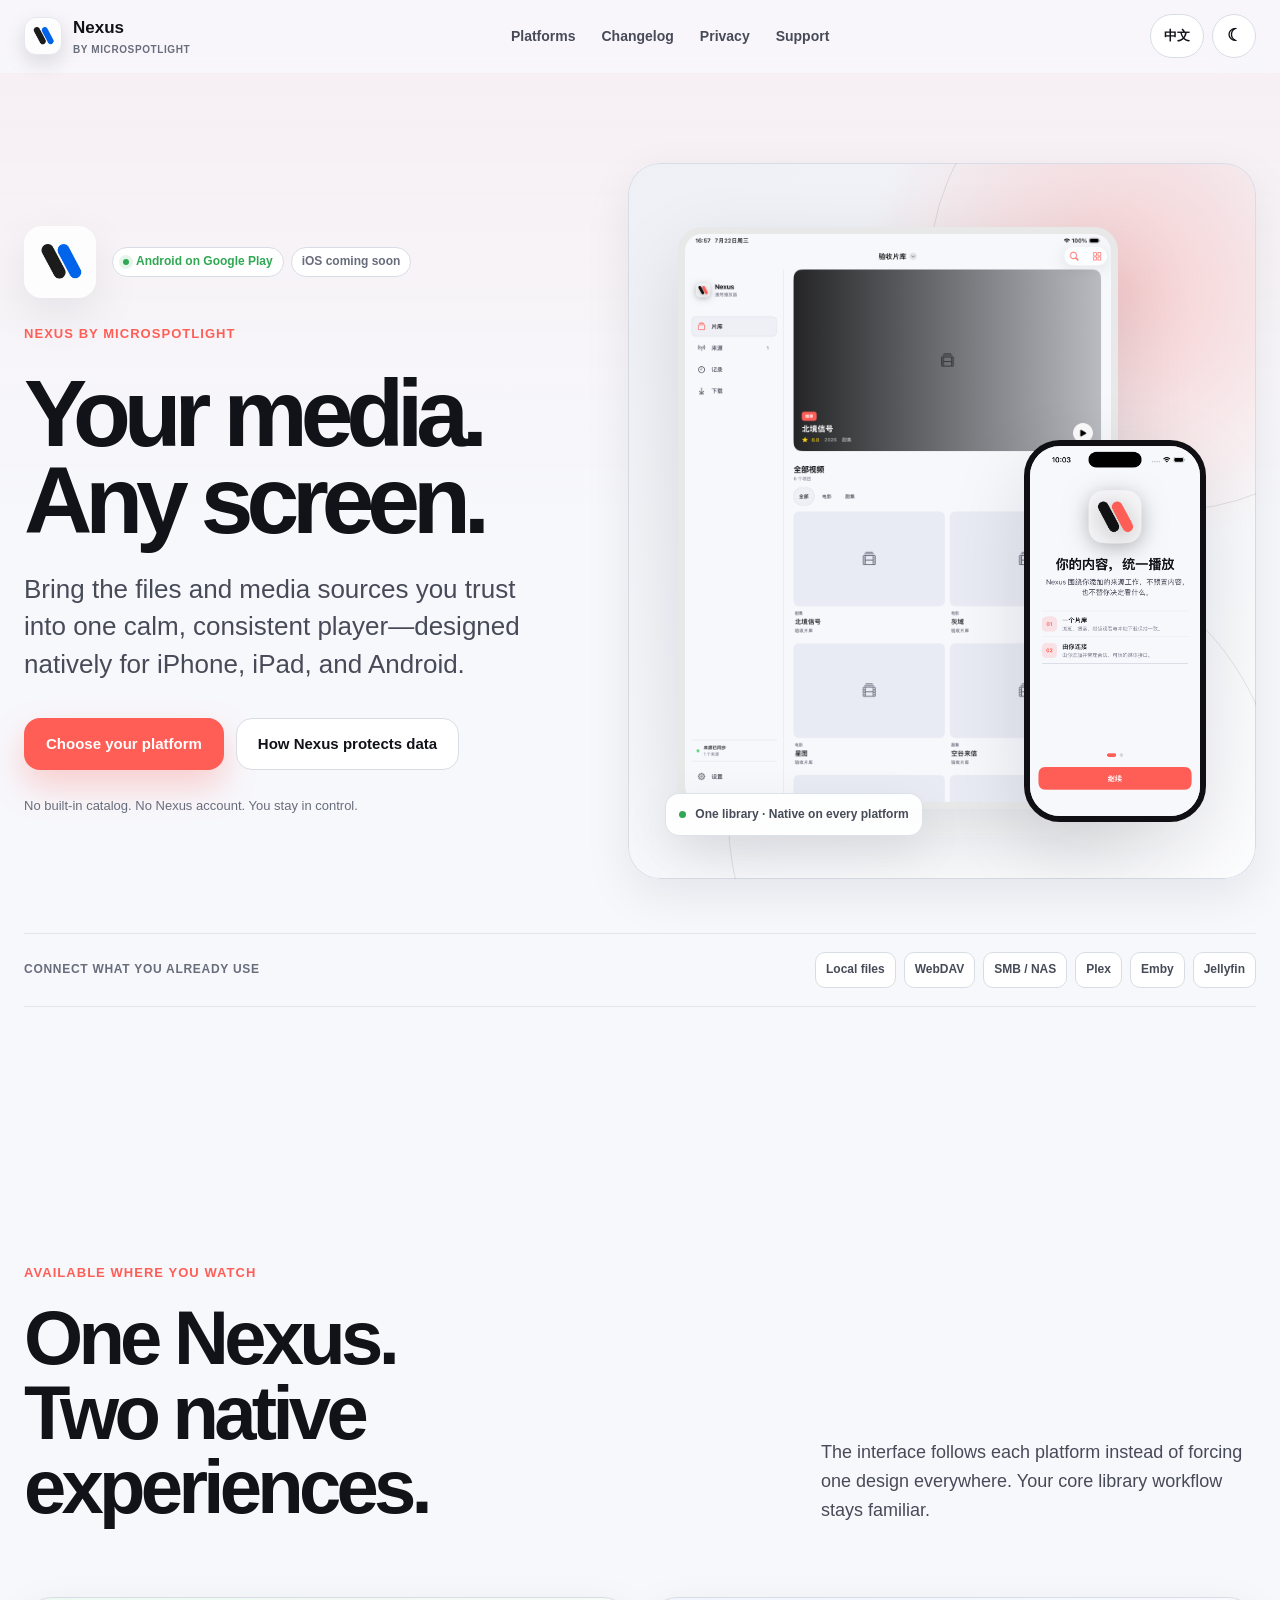
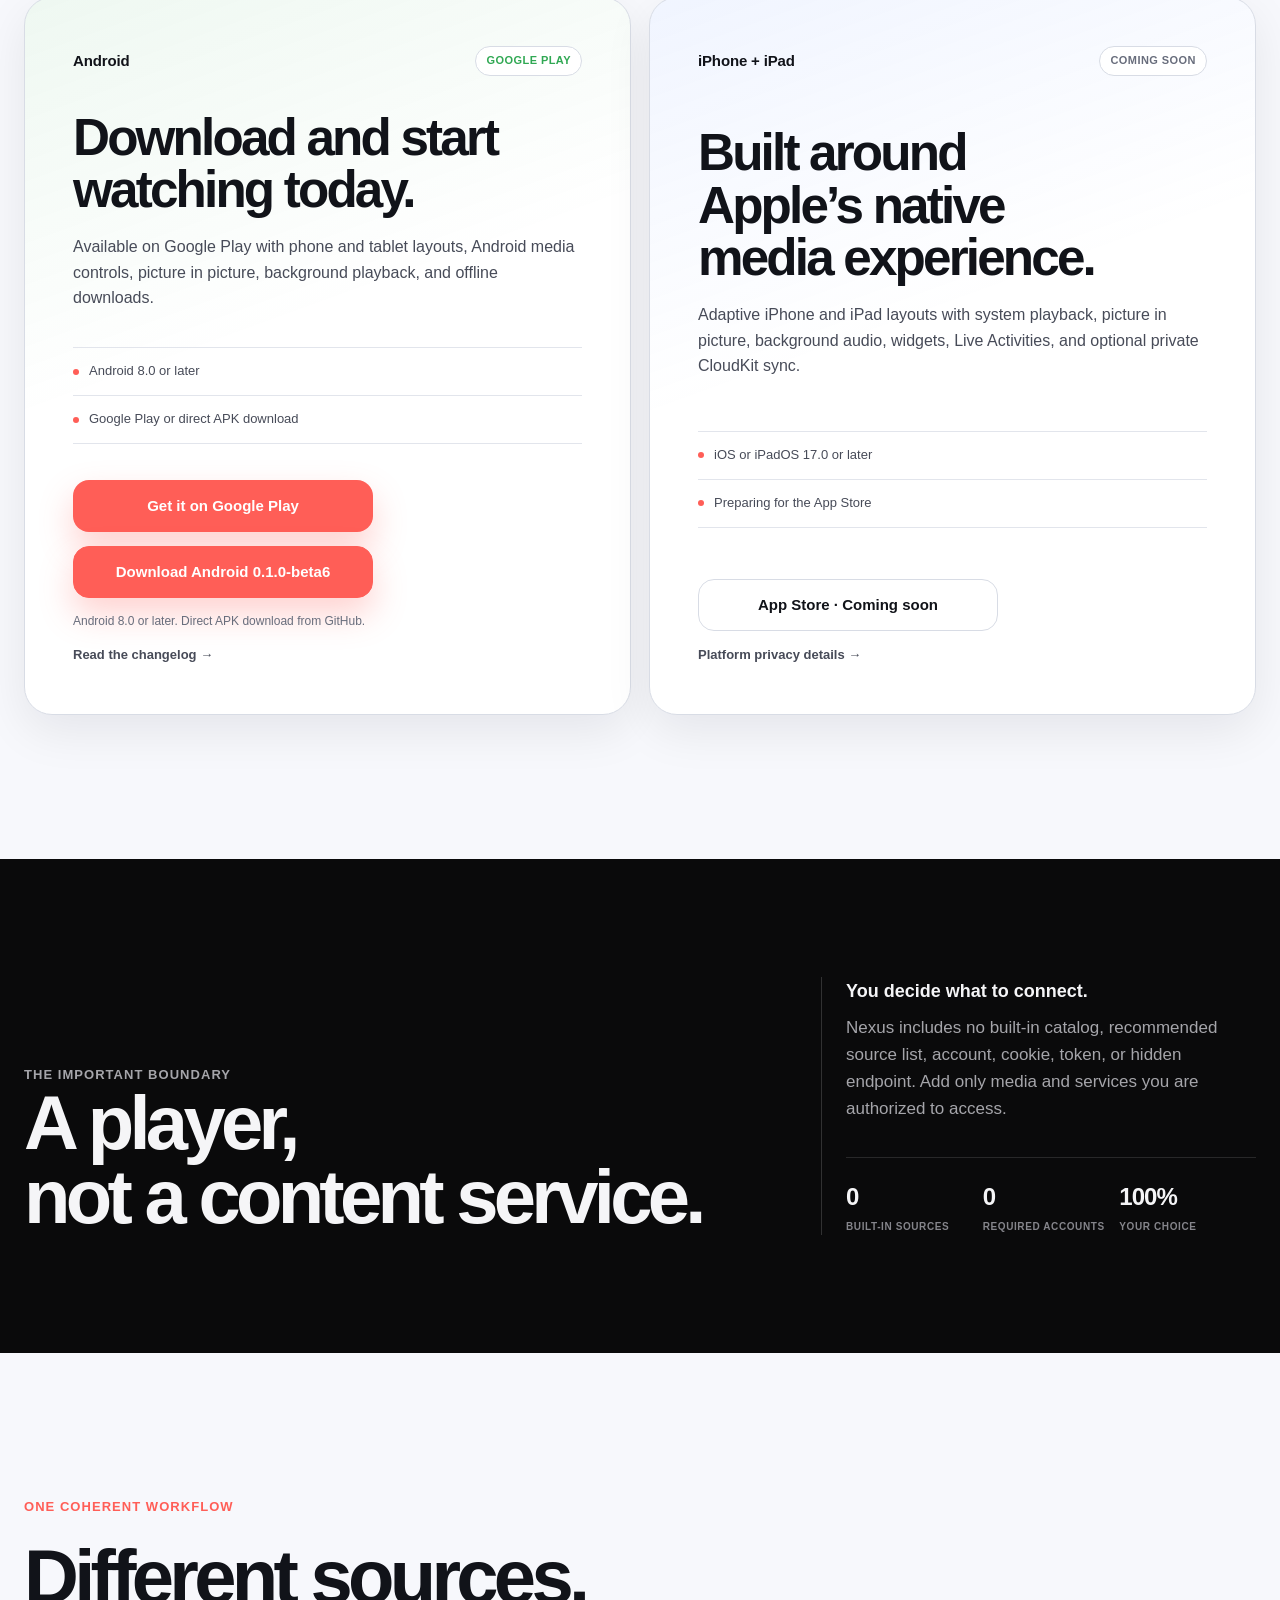
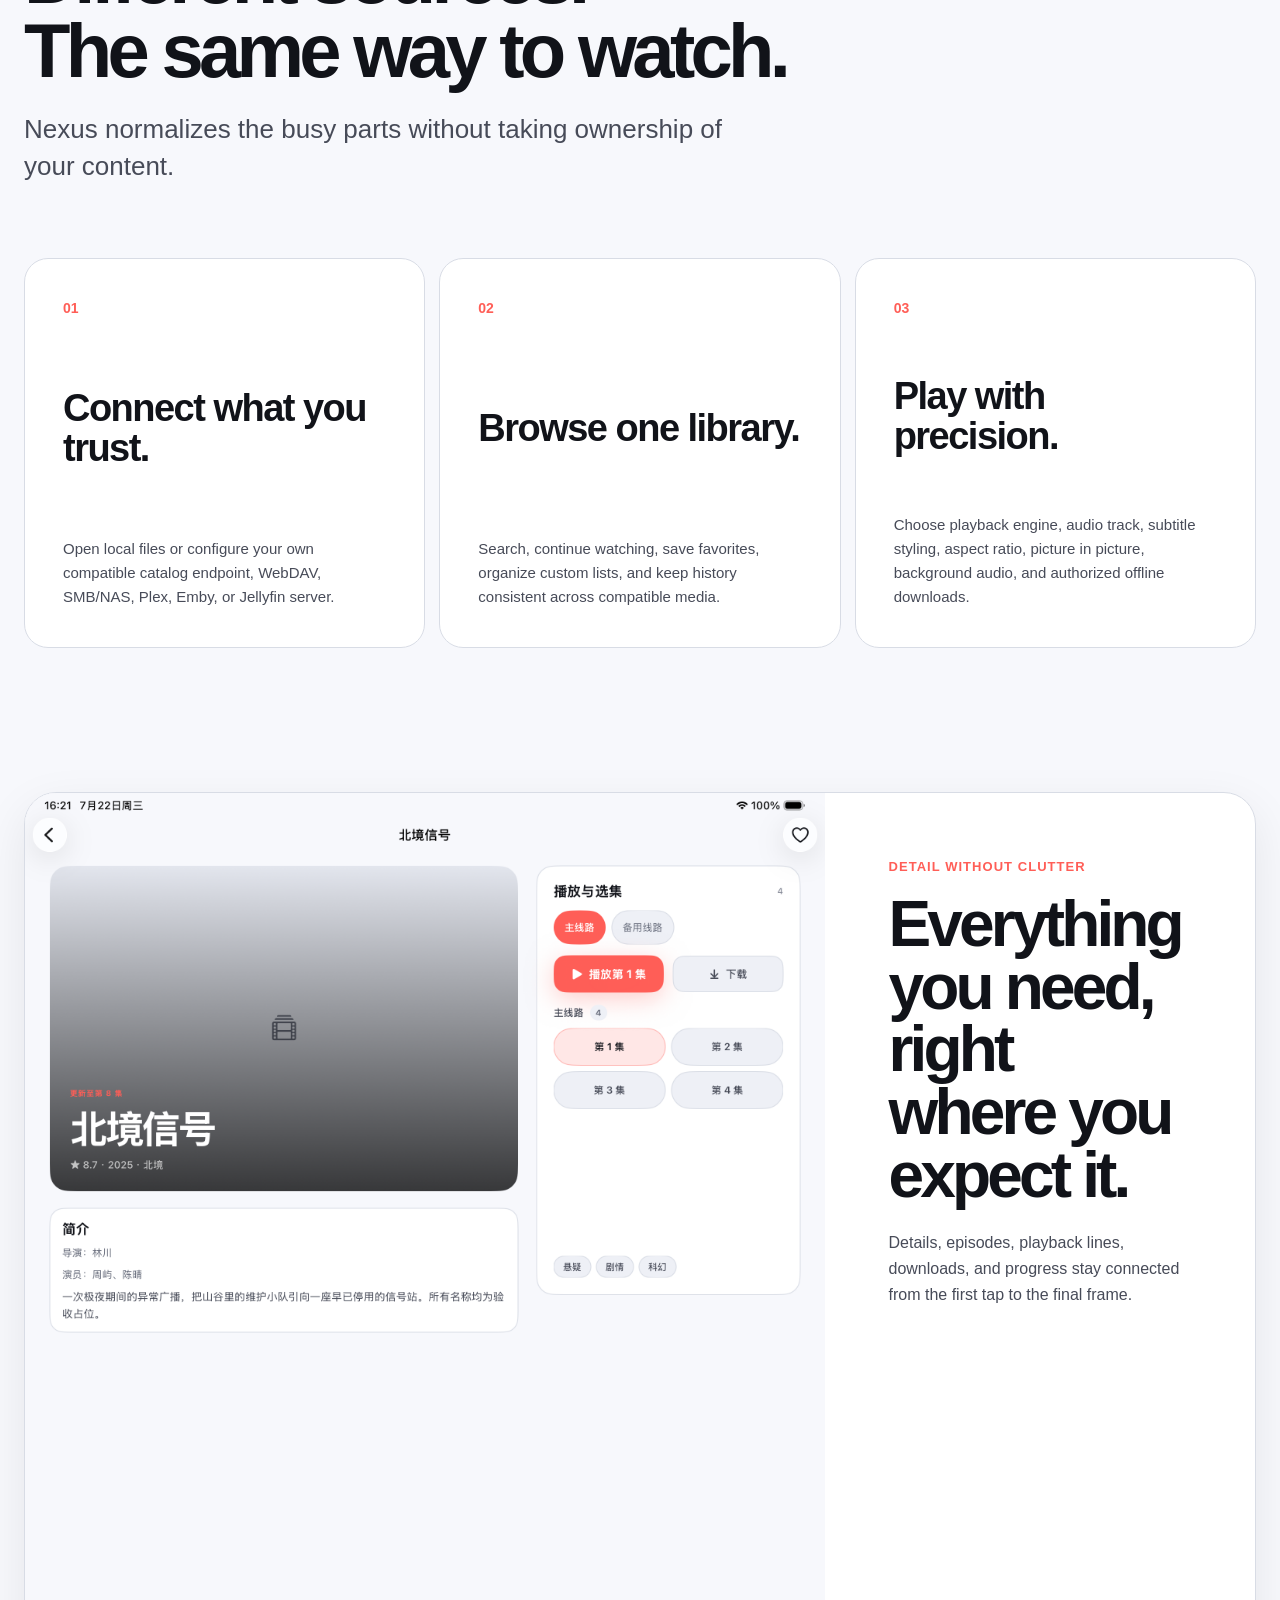
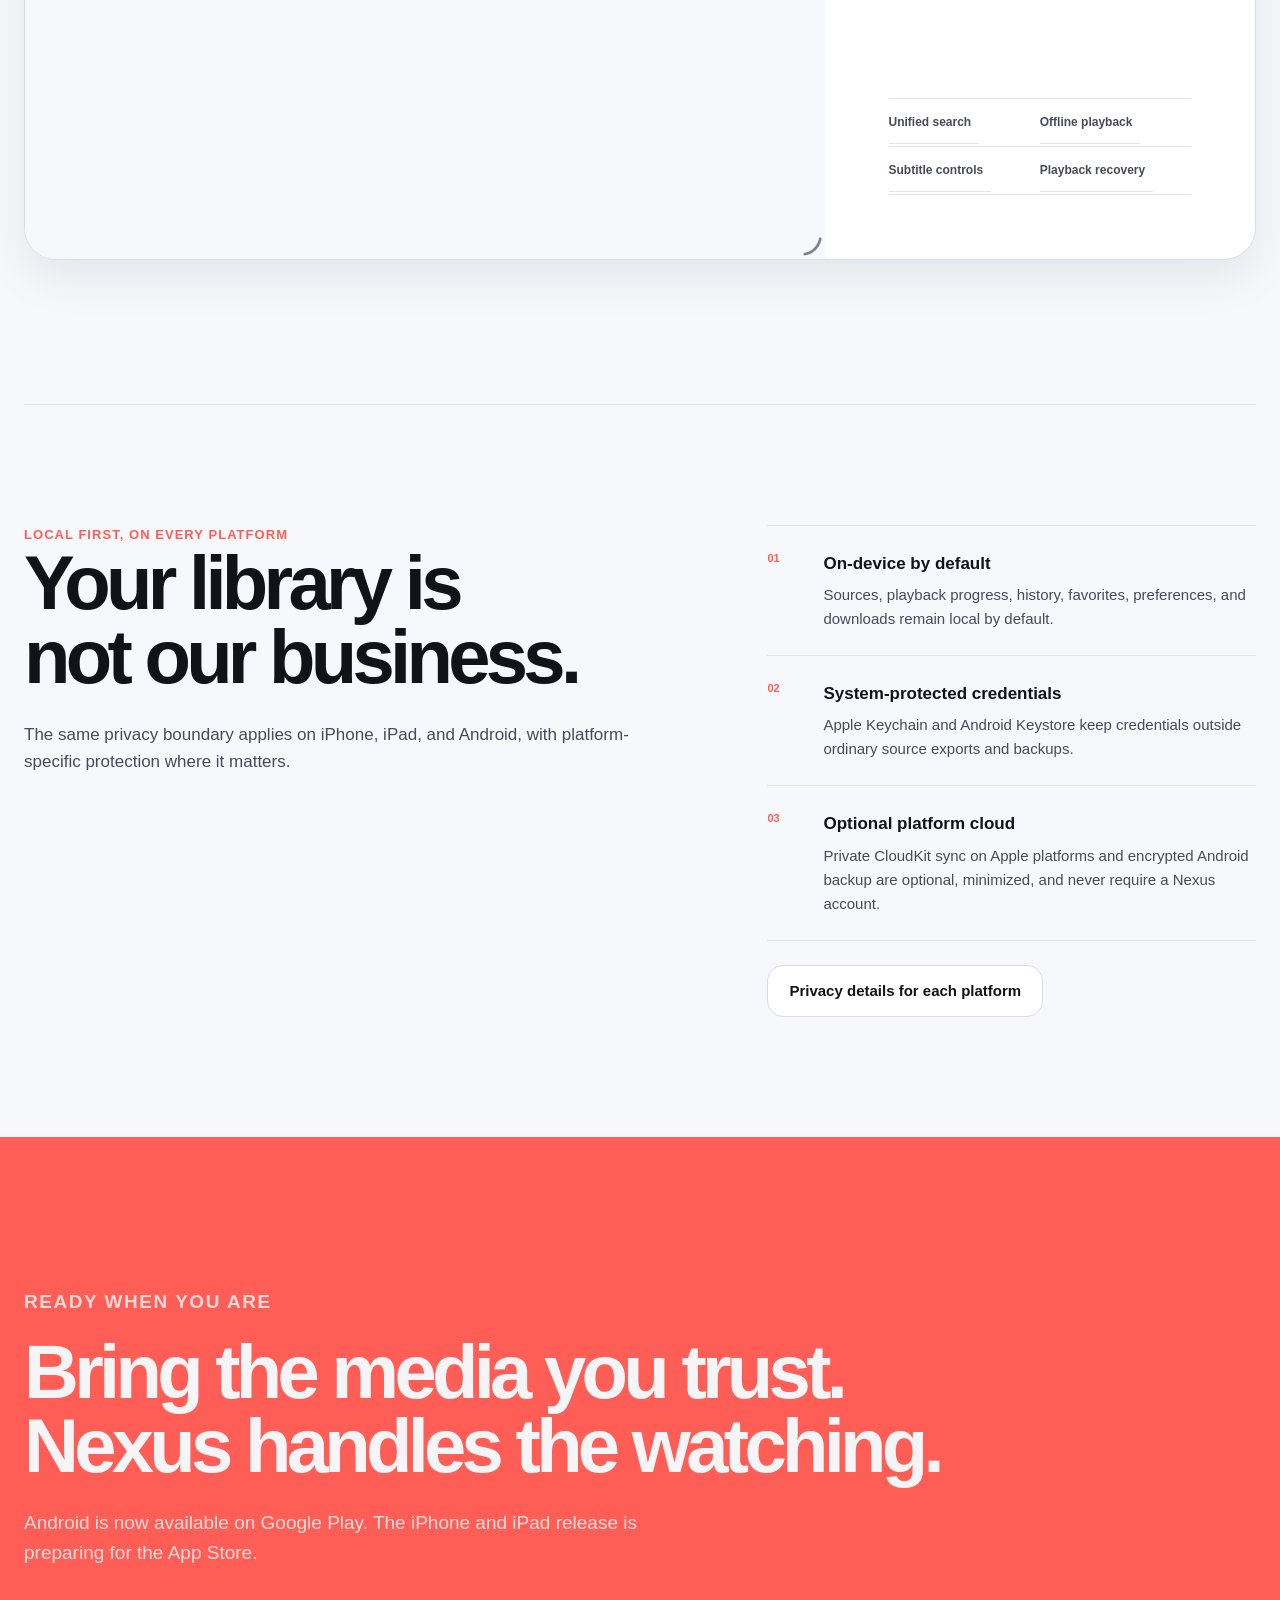
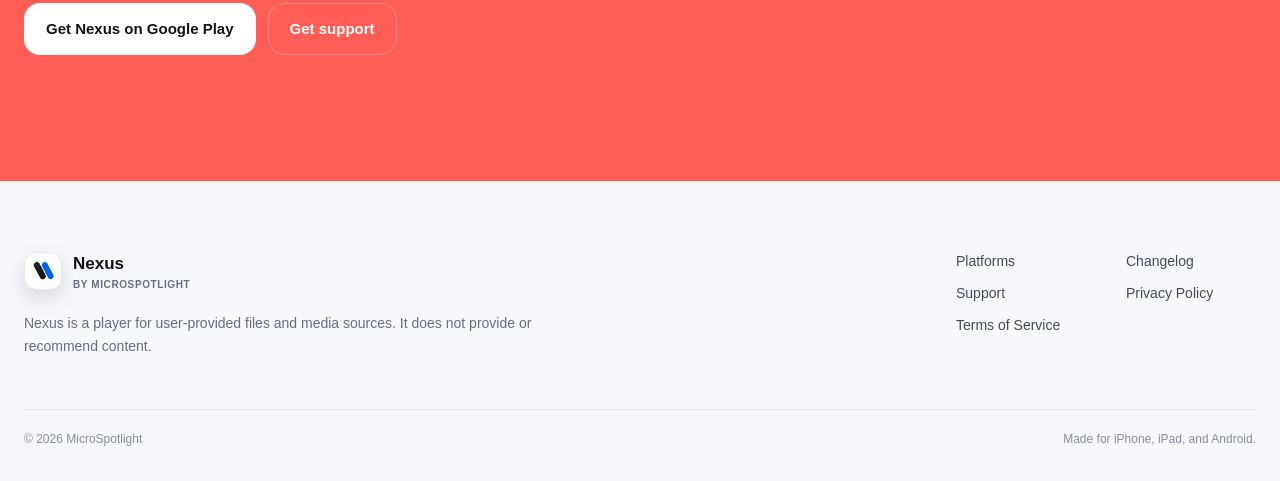
<file: index.html>
<!doctype html>
<html lang="en" data-language="en">
  <head>
    <meta charset="utf-8" />
    <meta name="viewport" content="width=device-width, initial-scale=1" />
    <meta name="theme-color" content="#f7f8fc" media="(prefers-color-scheme: light)" />
    <meta name="theme-color" content="#0a0a0b" media="(prefers-color-scheme: dark)" />
    <meta name="description" content="Nexus by MicroSpotlight brings the files and media sources you choose into one calm player for iPhone, iPad, and Android." />
    <meta property="og:title" content="Nexus by MicroSpotlight" />
    <meta property="og:description" content="Your media. Any screen. One player for iPhone, iPad, and Android." />
    <meta property="og:type" content="website" />
    <meta property="og:url" content="https://nexus.microspotlight.team/" />
    <meta property="og:image" content="https://nexus.microspotlight.team/assets/nexus-social-card.png" />
    <meta property="og:image:width" content="1200" />
    <meta property="og:image:height" content="630" />
    <meta property="og:image:alt" content="Nexus on iPhone, iPad, and Android — Your media. Any screen." />
    <meta name="twitter:card" content="summary_large_image" />
    <link rel="canonical" href="https://nexus.microspotlight.team/" />
    <link rel="icon" type="image/png" sizes="1024x1024" href="./assets/nexus-app-icon-light.png?v=20260807" />
    <link rel="stylesheet" href="./assets/site.css" />
    <title>Nexus by MicroSpotlight — Your media. Any screen.</title>
  </head>
  <body>
    <header class="site-header">
      <div class="header-inner page-shell">
        <a class="brand-link" href="./" aria-label="Nexus home">
          <span class="nexus-mark" aria-hidden="true"></span>
          <span>Nexus<small>by MicroSpotlight</small></span>
        </a>
        <nav class="site-navigation" data-site-navigation aria-label="Main navigation">
          <a href="#platforms"><span data-lang="en">Platforms</span><span data-lang="zh">平台</span></a>
          <a href="./changelog/"><span data-lang="en">Changelog</span><span data-lang="zh">变更日志</span></a>
          <a href="./privacy/"><span data-lang="en">Privacy</span><span data-lang="zh">隐私政策</span></a>
          <a href="./support/"><span data-lang="en">Support</span><span data-lang="zh">技术支持</span></a>
        </nav>
        <div class="header-actions">
          <button class="language-toggle" type="button" data-language-toggle>中文</button>
          <button class="theme-toggle" type="button" data-theme-toggle aria-label="切换到深色主题" aria-pressed="false"><span class="moon" aria-hidden="true">☾</span><span class="sun" aria-hidden="true">☀</span></button>
          <button class="menu-toggle" type="button" data-menu-toggle aria-label="Open navigation" aria-expanded="false"><span></span></button>
        </div>
      </div>
    </header>

    <main>
      <section class="hero page-shell">
        <div class="hero-layout">
          <div class="hero-copy" data-reveal>
            <div class="hero-signature">
              <picture>
                <img class="hero-icon hero-icon-light" src="./assets/nexus-app-icon-light.png" width="1024" height="1024" alt="Nexus app icon" />
                <img class="hero-icon hero-icon-dark" src="./assets/nexus-app-icon-dark.png" width="1024" height="1024" alt="" aria-hidden="true" />
              </picture>
              <div class="availability-stack" aria-label="Platform availability">
                <span class="availability-badge is-live"><span data-lang="en">Android on Google Play</span><span data-lang="zh">Android 已上架 Google Play</span></span>
                <span class="availability-badge"><span data-lang="en">iOS coming soon</span><span data-lang="zh">iOS 即将推出</span></span>
              </div>
            </div>
            <p class="eyebrow">Nexus by MicroSpotlight</p>
            <h1 class="display-title"><span data-lang="en">Your media.<br />Any screen.</span><span data-lang="zh">你的内容，<br />随处观看。</span></h1>
            <p class="lede">
              <span data-lang="en">Bring the files and media sources you trust into one calm, consistent player—designed natively for iPhone, iPad, and Android.</span>
              <span data-lang="zh">把你信任的文件与媒体来源带进一个安静、统一的播放器，为 iPhone、iPad 与 Android 原生设计。</span>
            </p>
            <div class="button-row hero-actions">
              <a class="button primary" href="#platforms"><span data-lang="en">Choose your platform</span><span data-lang="zh">选择你的平台</span></a>
              <a class="button secondary" href="./privacy/"><span data-lang="en">How Nexus protects data</span><span data-lang="zh">了解数据保护方式</span></a>
            </div>
            <p class="hero-footnote"><span data-lang="en">No built-in catalog. No Nexus account. You stay in control.</span><span data-lang="zh">不内置片库，不要求 Nexus 账号，控制权始终属于你。</span></p>
          </div>

          <div class="product-stage" data-reveal>
            <div class="stage-orbit orbit-one" aria-hidden="true"></div>
            <div class="stage-orbit orbit-two" aria-hidden="true"></div>
            <img class="ipad-shot" src="./assets/nexus-library-ipad.png" width="2064" height="2752" alt="Nexus unified library on a tablet" fetchpriority="high" />
            <img class="iphone-shot" src="./assets/nexus-onboarding-iphone.png" width="1206" height="2622" alt="Nexus onboarding on a phone" fetchpriority="high" />
            <div class="stage-caption">
              <span class="stage-caption-dot" aria-hidden="true"></span>
              <span><span data-lang="en">One library · Native on every platform</span><span data-lang="zh">一个片库 · 每个平台都有原生体验</span></span>
            </div>
          </div>
        </div>

        <div class="source-ribbon" data-reveal>
          <p><span data-lang="en">Connect what you already use</span><span data-lang="zh">连接你已经在使用的服务</span></p>
          <div class="source-ribbon-list" aria-label="Compatible source types">
            <span>Local files</span><span>WebDAV</span><span>SMB / NAS</span><span>Plex</span><span>Emby</span><span>Jellyfin</span>
          </div>
        </div>
      </section>

      <section class="platform-section page-shell" id="platforms">
        <header class="section-heading" data-reveal>
          <div>
            <p class="eyebrow"><span data-lang="en">Available where you watch</span><span data-lang="zh">在你观看的设备上使用</span></p>
            <h2 class="section-title"><span data-lang="en">One Nexus.<br />Two native experiences.</span><span data-lang="zh">同一个 Nexus，<br />两套原生体验。</span></h2>
          </div>
          <p class="section-intro"><span data-lang="en">The interface follows each platform instead of forcing one design everywhere. Your core library workflow stays familiar.</span><span data-lang="zh">界面遵循各平台的交互习惯，而不是把同一套设计强加到所有设备；核心片库流程始终熟悉一致。</span></p>
        </header>

        <div class="platform-grid">
          <article class="platform-card android-card" data-reveal>
            <div class="platform-card-top">
              <span class="platform-wordmark">Android</span>
              <span class="platform-state is-live"><span data-lang="en">Google Play</span><span data-lang="zh">Google Play</span></span>
            </div>
            <div>
              <h3><span data-lang="en">Download and start watching today.</span><span data-lang="zh">现在下载，开始观看。</span></h3>
              <p><span data-lang="en">Available on Google Play with phone and tablet layouts, Android media controls, picture in picture, background playback, and offline downloads.</span><span data-lang="zh">现已上架 Google Play，支持手机与平板布局、Android 媒体控制、画中画、后台播放和离线下载。</span></p>
            </div>
            <ul class="platform-meta">
              <li><span data-lang="en">Android 8.0 or later</span><span data-lang="zh">Android 8.0 或更高版本</span></li>
              <li><span data-lang="en">Google Play or direct APK download</span><span data-lang="zh">可通过 Google Play 或直接下载 APK</span></li>
            </ul>
            <div class="platform-card-actions" id="android-download">
              <a class="button primary" href="https://play.google.com/store/apps/details?id=team.MicroSpotlight.Nexus" target="_blank" rel="noreferrer"><span data-lang="en">Get it on Google Play</span><span data-lang="zh">前往 Google Play 下载</span></a>
              <!-- android-download:start -->
              <a class="button secondary" data-android-download data-download-state="available" href="https://github.com/MicroSpotlight/nexus-website/releases/download/android-v0.1.0-beta6/Nexus-Android.apk"><span data-lang="en">Download Android 0.1.0-beta6</span><span data-lang="zh">Android 0.1.0-beta6 下载</span></a>
              <span class="hero-note" data-android-download-note><span data-lang="en">Android 8.0 or later. Direct APK download from GitHub.</span><span data-lang="zh">需要 Android 8.0 或更高版本，通过 GitHub 直接下载 APK。</span></span>
              <!-- android-download:end -->
              <a class="text-link" href="./changelog/"><span data-lang="en">Read the changelog →</span><span data-lang="zh">查看变更日志 →</span></a>
            </div>
          </article>

          <article class="platform-card ios-card" data-reveal>
            <div class="platform-card-top">
              <span class="platform-wordmark">iPhone + iPad</span>
              <span class="platform-state"><span data-lang="en">Coming soon</span><span data-lang="zh">即将推出</span></span>
            </div>
            <div>
              <h3><span data-lang="en">Built around Apple’s native media experience.</span><span data-lang="zh">围绕 Apple 原生媒体体验打造。</span></h3>
              <p><span data-lang="en">Adaptive iPhone and iPad layouts with system playback, picture in picture, background audio, widgets, Live Activities, and optional private CloudKit sync.</span><span data-lang="zh">为 iPhone 与 iPad 自适应布局，支持系统播放、画中画、后台音频、小组件、实时活动和可选的私有 CloudKit 同步。</span></p>
            </div>
            <ul class="platform-meta">
              <li><span data-lang="en">iOS or iPadOS 17.0 or later</span><span data-lang="zh">iOS 或 iPadOS 17.0 及以上版本</span></li>
              <li><span data-lang="en">Preparing for the App Store</span><span data-lang="zh">正在准备 App Store 上架</span></li>
            </ul>
            <div class="platform-card-actions">
              <span class="button secondary pending" aria-disabled="true"><span data-lang="en">App Store · Coming soon</span><span data-lang="zh">App Store · 即将推出</span></span>
              <a class="text-link" href="./privacy/"><span data-lang="en">Platform privacy details →</span><span data-lang="zh">查看平台隐私说明 →</span></a>
            </div>
          </article>
        </div>
      </section>

      <section class="boundary-band">
        <div class="boundary-grid page-shell" data-reveal>
          <div>
            <p class="eyebrow"><span data-lang="en">The important boundary</span><span data-lang="zh">明确的产品边界</span></p>
            <h2 class="section-title"><span data-lang="en">A player,<br />not a content service.</span><span data-lang="zh">只做播放器，<br />不做内容服务。</span></h2>
          </div>
          <div class="boundary-note">
            <strong><span data-lang="en">You decide what to connect.</span><span data-lang="zh">连接什么，由你决定。</span></strong>
            <p><span data-lang="en">Nexus includes no built-in catalog, recommended source list, account, cookie, token, or hidden endpoint. Add only media and services you are authorized to access.</span><span data-lang="zh">Nexus 不内置片库、推荐源列表、账号、Cookie、Token 或隐藏接口。请只添加你有权访问的媒体与服务。</span></p>
            <div class="boundary-values" aria-label="Product commitments">
              <span><b>0</b><small><span data-lang="en">built-in sources</span><span data-lang="zh">内置内容源</span></small></span>
              <span><b>0</b><small><span data-lang="en">required accounts</span><span data-lang="zh">必需账号</span></small></span>
              <span><b>100%</b><small><span data-lang="en">your choice</span><span data-lang="zh">由你选择</span></small></span>
            </div>
          </div>
        </div>
      </section>

      <section class="narrative page-shell">
        <header class="narrative-head" data-reveal>
          <p class="eyebrow"><span data-lang="en">One coherent workflow</span><span data-lang="zh">一套连贯体验</span></p>
          <h2 class="section-title"><span data-lang="en">Different sources.<br />The same way to watch.</span><span data-lang="zh">来源可以不同，<br />观看方式始终一致。</span></h2>
          <p class="lede"><span data-lang="en">Nexus normalizes the busy parts without taking ownership of your content.</span><span data-lang="zh">Nexus 统一复杂的环节，却始终不接管你的内容。</span></p>
        </header>

        <div class="experience-grid">
          <article class="experience-card" data-reveal>
            <span class="feature-number">01</span>
            <h3><span data-lang="en">Connect what you trust.</span><span data-lang="zh">连接你信任的来源。</span></h3>
            <p><span data-lang="en">Open local files or configure your own compatible catalog endpoint, WebDAV, SMB/NAS, Plex, Emby, or Jellyfin server.</span><span data-lang="zh">打开本机文件，或配置你自己的兼容内容接口、WebDAV、SMB/NAS、Plex、Emby 与 Jellyfin 服务。</span></p>
          </article>
          <article class="experience-card" data-reveal>
            <span class="feature-number">02</span>
            <h3><span data-lang="en">Browse one library.</span><span data-lang="zh">浏览一个统一片库。</span></h3>
            <p><span data-lang="en">Search, continue watching, save favorites, organize custom lists, and keep history consistent across compatible media.</span><span data-lang="zh">搜索、继续观看、收藏内容、整理自定义列表，并为兼容媒体保持一致的观看记录。</span></p>
          </article>
          <article class="experience-card" data-reveal>
            <span class="feature-number">03</span>
            <h3><span data-lang="en">Play with precision.</span><span data-lang="zh">精确播放每一帧。</span></h3>
            <p><span data-lang="en">Choose playback engine, audio track, subtitle styling, aspect ratio, picture in picture, background audio, and authorized offline downloads.</span><span data-lang="zh">选择播放引擎、音轨、字幕样式、画面比例、画中画、后台音频和经授权的离线下载。</span></p>
          </article>
        </div>
      </section>

      <section class="device-section page-shell">
        <div class="device-frame" data-reveal>
          <figure><img src="./assets/nexus-detail-ipad.png" width="2064" height="2752" loading="lazy" alt="Nexus media details and episode selection" /></figure>
          <div class="device-copy">
            <div>
              <p class="eyebrow"><span data-lang="en">Detail without clutter</span><span data-lang="zh">丰富，但不杂乱</span></p>
              <h2><span data-lang="en">Everything you need, right where you expect it.</span><span data-lang="zh">需要的一切，<br />都在熟悉的位置。</span></h2>
              <p><span data-lang="en">Details, episodes, playback lines, downloads, and progress stay connected from the first tap to the final frame.</span><span data-lang="zh">从第一次点击到最后一帧，详情、选集、播放线路、下载与进度始终自然衔接。</span></p>
            </div>
            <div class="capability-list">
              <span><span data-lang="en">Unified search</span><span data-lang="zh">统一搜索</span></span>
              <span><span data-lang="en">Offline playback</span><span data-lang="zh">离线播放</span></span>
              <span><span data-lang="en">Subtitle controls</span><span data-lang="zh">字幕控制</span></span>
              <span><span data-lang="en">Playback recovery</span><span data-lang="zh">播放恢复</span></span>
            </div>
          </div>
        </div>
      </section>

      <section class="privacy-section page-shell">
        <div class="privacy-layout">
          <div data-reveal>
            <p class="eyebrow"><span data-lang="en">Local first, on every platform</span><span data-lang="zh">每个平台，都坚持本地优先</span></p>
            <h2 class="section-title"><span data-lang="en">Your library is not our business.</span><span data-lang="zh">你的片库，<br />不是我们的生意。</span></h2>
            <p class="privacy-intro"><span data-lang="en">The same privacy boundary applies on iPhone, iPad, and Android, with platform-specific protection where it matters.</span><span data-lang="zh">iPhone、iPad 与 Android 遵循同一条隐私边界，并在关键位置使用各平台原生的数据保护能力。</span></p>
          </div>
          <div class="privacy-points" data-reveal>
            <article class="privacy-point">
              <span class="privacy-index">01</span>
              <div><strong><span data-lang="en">On-device by default</span><span data-lang="zh">默认保存在设备上</span></strong><p><span data-lang="en">Sources, playback progress, history, favorites, preferences, and downloads remain local by default.</span><span data-lang="zh">来源、播放进度、记录、收藏、偏好与下载默认保存在本机。</span></p></div>
            </article>
            <article class="privacy-point">
              <span class="privacy-index">02</span>
              <div><strong><span data-lang="en">System-protected credentials</span><span data-lang="zh">由系统保护凭据</span></strong><p><span data-lang="en">Apple Keychain and Android Keystore keep credentials outside ordinary source exports and backups.</span><span data-lang="zh">Apple 钥匙串与 Android Keystore 让凭据远离普通来源导出与备份。</span></p></div>
            </article>
            <article class="privacy-point">
              <span class="privacy-index">03</span>
              <div><strong><span data-lang="en">Optional platform cloud</span><span data-lang="zh">可选的平台云服务</span></strong><p><span data-lang="en">Private CloudKit sync on Apple platforms and encrypted Android backup are optional, minimized, and never require a Nexus account.</span><span data-lang="zh">Apple 平台的私有 CloudKit 同步与 Android 加密备份均为可选、最小化处理，也不要求 Nexus 账号。</span></p></div>
            </article>
            <a class="button secondary" href="./privacy/"><span data-lang="en">Privacy details for each platform</span><span data-lang="zh">查看各平台隐私详情</span></a>
          </div>
        </div>
      </section>

      <section class="final-cta">
        <div class="page-shell" data-reveal>
          <p class="eyebrow"><span data-lang="en">Ready when you are</span><span data-lang="zh">准备好，就开始</span></p>
          <h2 class="section-title"><span data-lang="en">Bring the media you trust. Nexus handles the watching.</span><span data-lang="zh">带上你信任的内容，<br />把观看交给 Nexus。</span></h2>
          <p><span data-lang="en">Android is now available on Google Play. The iPhone and iPad release is preparing for the App Store.</span><span data-lang="zh">Android 现已上架 Google Play；iPhone 与 iPad 版本正在准备 App Store 上架。</span></p>
          <div class="button-row">
            <a class="button primary" href="https://play.google.com/store/apps/details?id=team.MicroSpotlight.Nexus" target="_blank" rel="noreferrer"><span data-lang="en">Get Nexus on Google Play</span><span data-lang="zh">前往 Google Play 获取 Nexus</span></a>
            <a class="button secondary" href="./support/"><span data-lang="en">Get support</span><span data-lang="zh">获取技术支持</span></a>
          </div>
        </div>
      </section>
    </main>

    <footer class="site-footer">
      <div class="page-shell">
        <div class="footer-grid">
          <div class="footer-statement">
            <a class="brand-link" href="./"><span class="nexus-mark" aria-hidden="true"></span><span>Nexus<small>by MicroSpotlight</small></span></a>
            <p><span data-lang="en">Nexus is a player for user-provided files and media sources. It does not provide or recommend content.</span><span data-lang="zh">Nexus 是面向用户自有文件与自填媒体来源的播放器，不提供或推荐内容。</span></p>
          </div>
          <nav class="footer-links" aria-label="Footer navigation">
            <a href="#platforms"><span data-lang="en">Platforms</span><span data-lang="zh">平台</span></a>
            <a href="./changelog/"><span data-lang="en">Changelog</span><span data-lang="zh">变更日志</span></a>
            <a href="./support/"><span data-lang="en">Support</span><span data-lang="zh">技术支持</span></a>
            <a href="./privacy/"><span data-lang="en">Privacy Policy</span><span data-lang="zh">隐私政策</span></a>
            <a href="./terms/"><span data-lang="en">Terms of Service</span><span data-lang="zh">服务条款</span></a>
          </nav>
        </div>
        <div class="footer-bottom"><span>© <span data-current-year>2026</span> MicroSpotlight</span><span><span data-lang="en">Made for iPhone, iPad, and Android.</span><span data-lang="zh">为 iPhone、iPad 与 Android 打造。</span></span></div>
      </div>
    </footer>
    <script src="./assets/site.js" defer></script>
  </body>
</html>
</file>
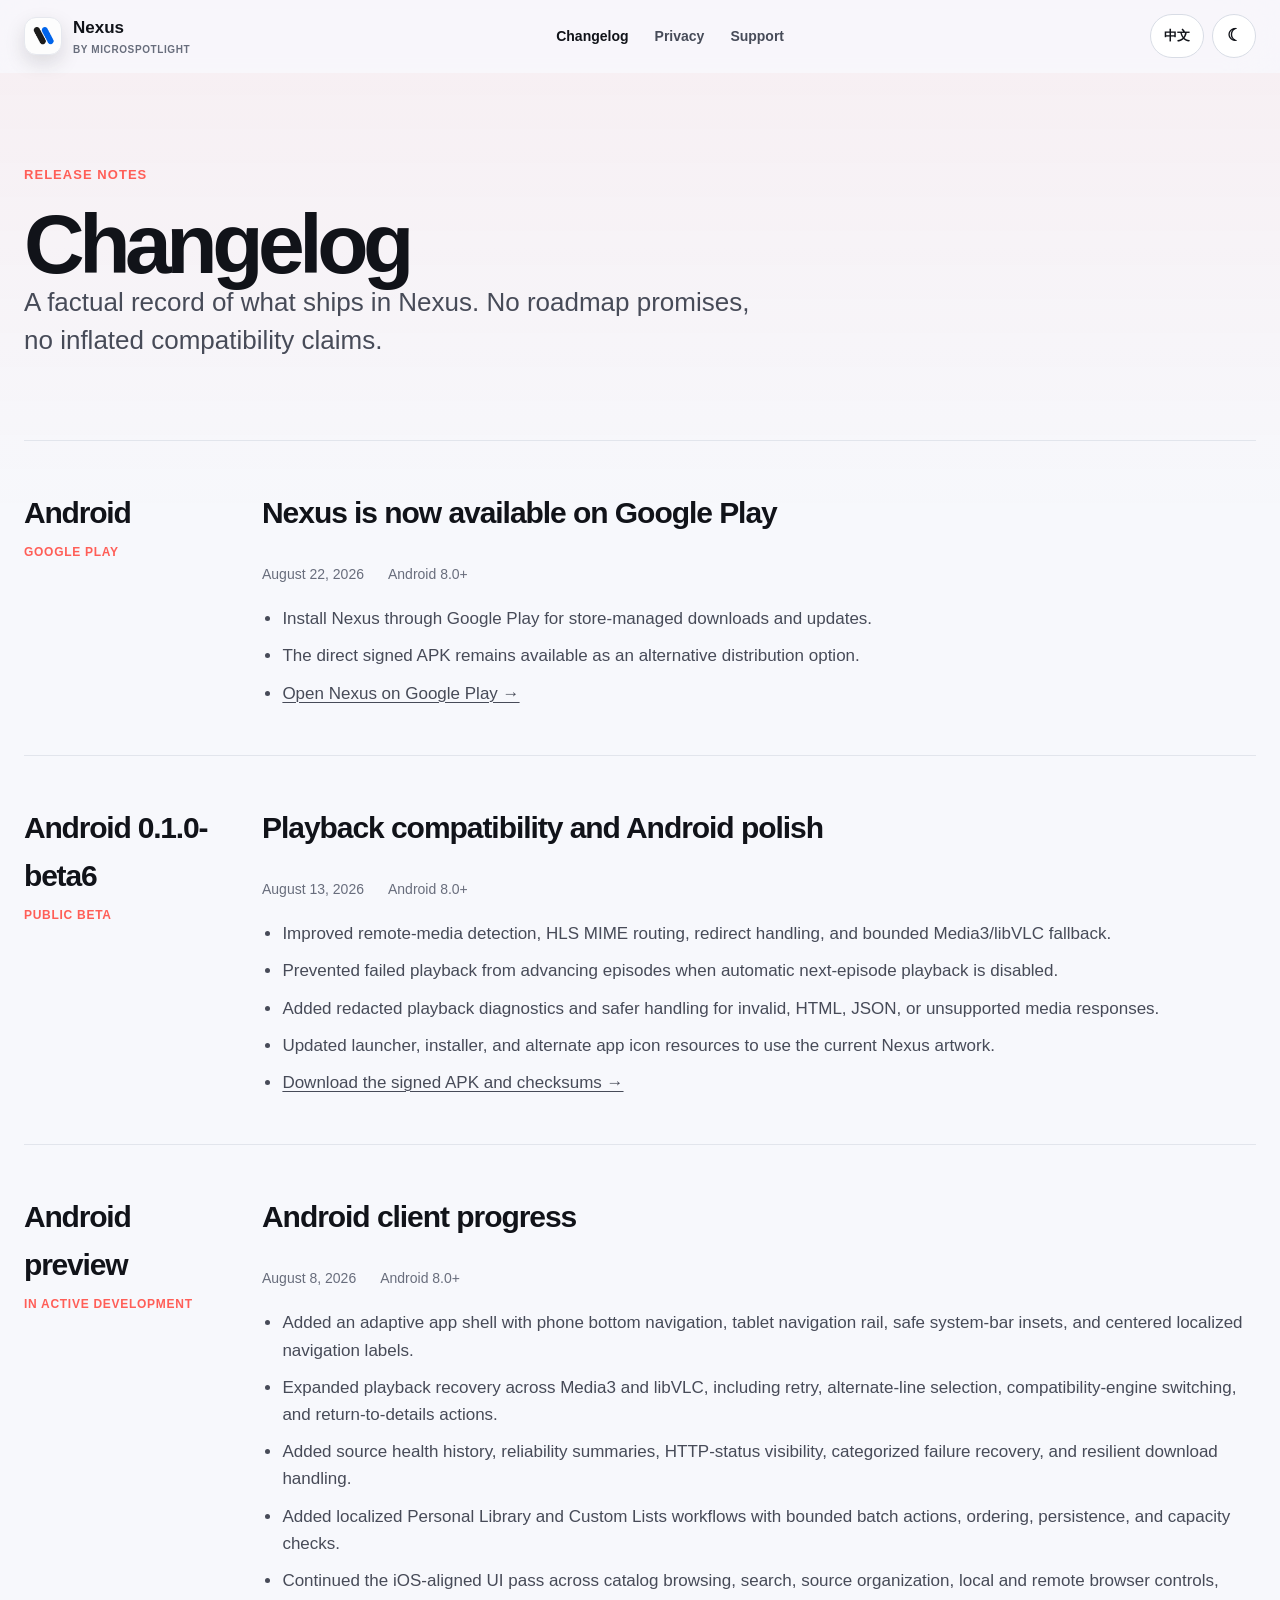
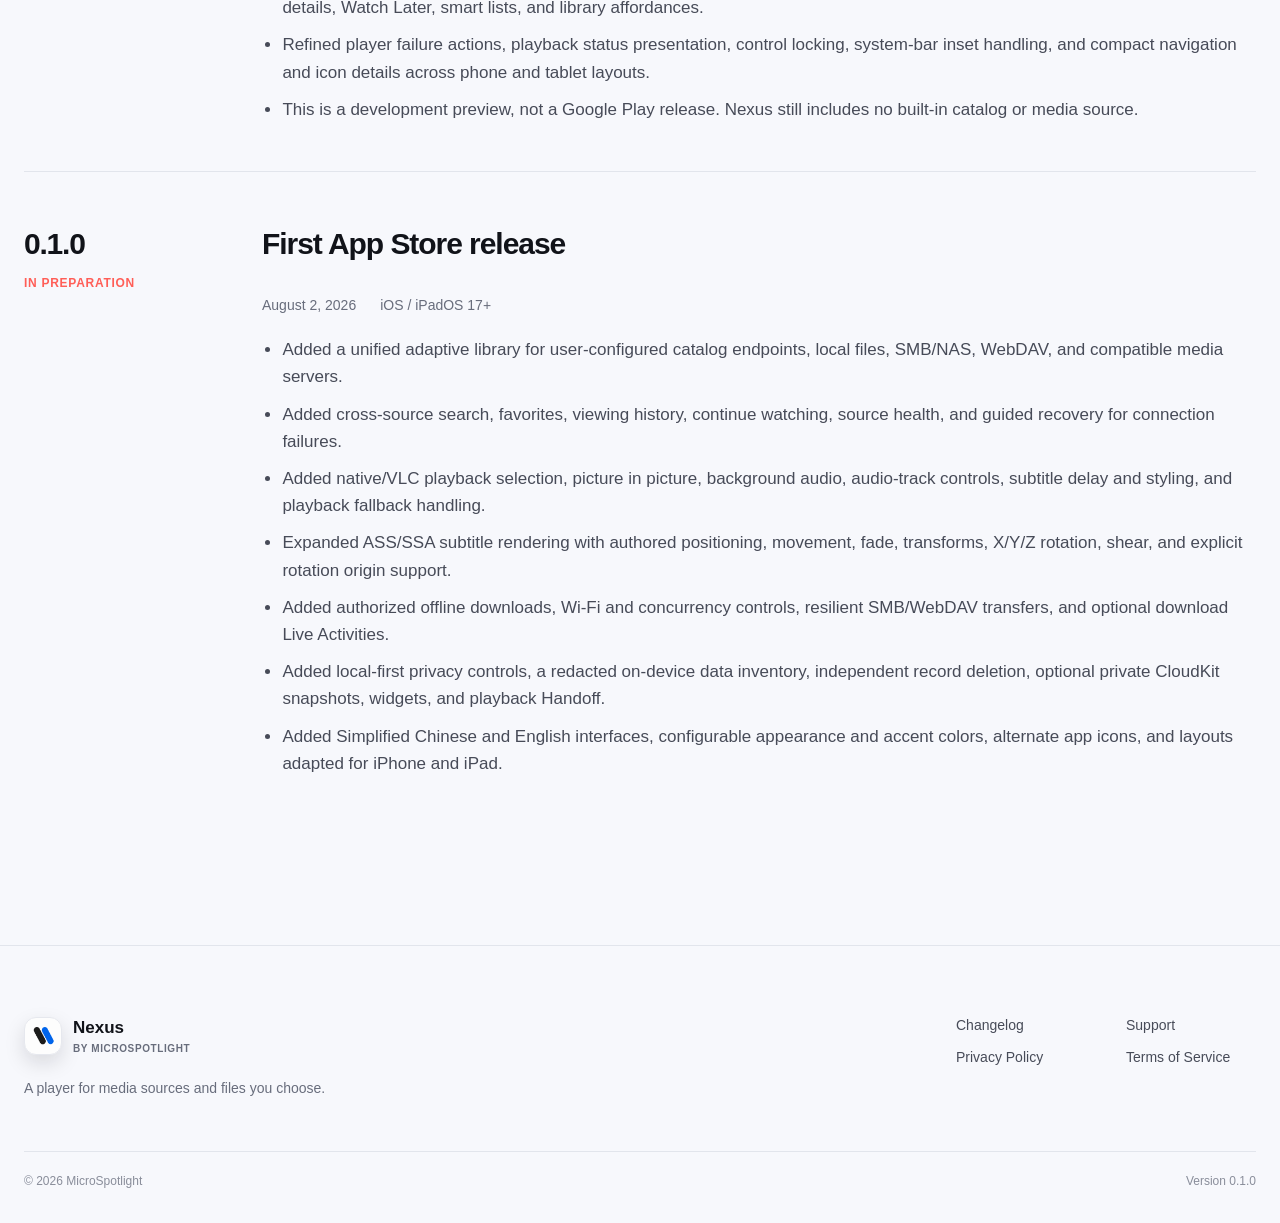
<file: changelog/index.html>
<!doctype html>
<html lang="en" data-language="en">
  <head>
    <meta charset="utf-8" />
    <meta name="viewport" content="width=device-width, initial-scale=1" />
    <meta name="description" content="Release notes and product changes for Nexus by MicroSpotlight." />
    <meta name="theme-color" content="#f7f8fc" media="(prefers-color-scheme: light)" />
    <meta name="theme-color" content="#0a0a0b" media="(prefers-color-scheme: dark)" />
    <link rel="canonical" href="https://nexus.microspotlight.team/changelog/" />
    <link rel="icon" type="image/png" sizes="1024x1024" href="../assets/nexus-app-icon-light.png?v=20260807" />
    <link rel="stylesheet" href="../assets/site.css" />
    <title>Changelog — Nexus by MicroSpotlight</title>
  </head>
  <body>
    <header class="site-header">
      <div class="header-inner page-shell">
        <a class="brand-link" href="../" aria-label="Nexus home"><span class="nexus-mark" aria-hidden="true"></span><span>Nexus<small>by MicroSpotlight</small></span></a>
        <nav class="site-navigation" data-site-navigation aria-label="Main navigation">
          <a href="./" aria-current="page"><span data-lang="en">Changelog</span><span data-lang="zh">变更日志</span></a>
          <a href="../privacy/"><span data-lang="en">Privacy</span><span data-lang="zh">隐私政策</span></a>
          <a href="../support/"><span data-lang="en">Support</span><span data-lang="zh">技术支持</span></a>
        </nav>
        <div class="header-actions"><button class="language-toggle" type="button" data-language-toggle>中文</button><button class="theme-toggle" type="button" data-theme-toggle aria-label="切换到深色主题" aria-pressed="false"><span class="moon" aria-hidden="true">☾</span><span class="sun" aria-hidden="true">☀</span></button><button class="menu-toggle" type="button" data-menu-toggle aria-label="Open navigation" aria-expanded="false"><span></span></button></div>
      </div>
    </header>

    <main class="page-shell">
      <header class="document-hero" data-reveal>
        <p class="eyebrow"><span data-lang="en">Release notes</span><span data-lang="zh">产品更新</span></p>
        <h1 class="page-title"><span data-lang="en">Changelog</span><span data-lang="zh">变更日志</span></h1>
        <p class="lede"><span data-lang="en">A factual record of what ships in Nexus. No roadmap promises, no inflated compatibility claims.</span><span data-lang="zh">记录 Nexus 实际交付的内容，不预告未经确认的路线，也不夸大兼容能力。</span></p>
      </header>

      <section class="release-list">
        <article class="release" data-reveal>
          <div><span class="release-version">Android</span><span class="release-state"><span data-lang="en">Google Play</span><span data-lang="zh">Google Play</span></span></div>
          <div>
            <h2><span data-lang="en">Nexus is now available on Google Play</span><span data-lang="zh">Nexus 现已上架 Google Play</span></h2>
            <div class="document-meta"><span>August 22, 2026</span><span>Android 8.0+</span></div>
            <ul>
              <li><span data-lang="en">Install Nexus through Google Play for store-managed downloads and updates.</span><span data-lang="zh">现在可通过 Google Play 安装 Nexus，并由商店管理下载与更新。</span></li>
              <li><span data-lang="en">The direct signed APK remains available as an alternative distribution option.</span><span data-lang="zh">官网仍保留签名 APK，作为备用分发方式。</span></li>
              <li><a href="https://play.google.com/store/apps/details?id=team.MicroSpotlight.Nexus" target="_blank" rel="noreferrer"><span data-lang="en">Open Nexus on Google Play →</span><span data-lang="zh">在 Google Play 中打开 Nexus →</span></a></li>
            </ul>
          </div>
        </article>
        <article class="release" data-reveal>
          <div><span class="release-version">Android 0.1.0-beta6</span><span class="release-state"><span data-lang="en">Public beta</span><span data-lang="zh">公开测试</span></span></div>
          <div>
            <h2><span data-lang="en">Playback compatibility and Android polish</span><span data-lang="zh">播放兼容与 Android 体验完善</span></h2>
            <div class="document-meta"><span>August 13, 2026</span><span>Android 8.0+</span></div>
            <ul>
              <li><span data-lang="en">Improved remote-media detection, HLS MIME routing, redirect handling, and bounded Media3/libVLC fallback.</span><span data-lang="zh">改进远端媒体探测、HLS MIME 路由、重定向处理，以及有边界的 Media3/libVLC 回退。</span></li>
              <li><span data-lang="en">Prevented failed playback from advancing episodes when automatic next-episode playback is disabled.</span><span data-lang="zh">关闭自动播放下一集后，播放失败不再错误切换到后续剧集。</span></li>
              <li><span data-lang="en">Added redacted playback diagnostics and safer handling for invalid, HTML, JSON, or unsupported media responses.</span><span data-lang="zh">新增脱敏播放诊断，并更安全地处理无效、HTML、JSON 或不支持的媒体响应。</span></li>
              <li><span data-lang="en">Updated launcher, installer, and alternate app icon resources to use the current Nexus artwork.</span><span data-lang="zh">更新启动器、安装界面和备选 App 图标资源，统一使用当前 Nexus 视觉。</span></li>
              <li><a href="https://github.com/MicroSpotlight/nexus-website/releases/tag/android-v0.1.0-beta6"><span data-lang="en">Download the signed APK and checksums →</span><span data-lang="zh">下载签名 APK 与校验文件 →</span></a></li>
            </ul>
          </div>
        </article>
        <article class="release" data-reveal>
          <div><span class="release-version">Android preview</span><span class="release-state"><span data-lang="en">In active development</span><span data-lang="zh">持续开发中</span></span></div>
          <div>
            <h2><span data-lang="en">Android client progress</span><span data-lang="zh">Android 客户端进展</span></h2>
            <div class="document-meta"><span>August 8, 2026</span><span>Android 8.0+</span></div>
            <ul>
              <li><span data-lang="en">Added an adaptive app shell with phone bottom navigation, tablet navigation rail, safe system-bar insets, and centered localized navigation labels.</span><span data-lang="zh">新增自适应应用外壳：手机底部导航、平板侧边导航、安全的系统栏 Insets，以及居中的本地化导航标签。</span></li>
              <li><span data-lang="en">Expanded playback recovery across Media3 and libVLC, including retry, alternate-line selection, compatibility-engine switching, and return-to-details actions.</span><span data-lang="zh">扩展 Media3 与 libVLC 的播放恢复能力，支持重试、切换备用线路、切换兼容播放引擎和返回详情页。</span></li>
              <li><span data-lang="en">Added source health history, reliability summaries, HTTP-status visibility, categorized failure recovery, and resilient download handling.</span><span data-lang="zh">新增来源健康历史、可靠性摘要、HTTP 状态显示、分类故障恢复和更稳健的下载处理。</span></li>
              <li><span data-lang="en">Added localized Personal Library and Custom Lists workflows with bounded batch actions, ordering, persistence, and capacity checks.</span><span data-lang="zh">新增本地化“我的片库”和自定义片单流程，支持受限批量操作、排序、持久化和容量检查。</span></li>
              <li><span data-lang="en">Continued the iOS-aligned UI pass across catalog browsing, search, source organization, local and remote browser controls, details, Watch Later, smart lists, and library affordances.</span><span data-lang="zh">继续推进与 iOS 对齐的界面适配，覆盖片库浏览、搜索、来源组织、本地与远程浏览器控件、详情页、稍后观看、智能列表和个人片库操作入口。</span></li>
              <li><span data-lang="en">Refined player failure actions, playback status presentation, control locking, system-bar inset handling, and compact navigation and icon details across phone and tablet layouts.</span><span data-lang="zh">完善播放器失败状态操作、播放状态展示、控件锁定、系统栏 Insets 处理，以及手机和平板布局中的紧凑导航与图标细节。</span></li>
              <li><span data-lang="en">This is a development preview, not a Google Play release. Nexus still includes no built-in catalog or media source.</span><span data-lang="zh">当前版本是开发预览，不是 Google Play 正式版本。Nexus 仍不内置片库或媒体内容源。</span></li>
            </ul>
          </div>
        </article>
        <article class="release" data-reveal>
          <div><span class="release-version">0.1.0</span><span class="release-state"><span data-lang="en">In preparation</span><span data-lang="zh">准备上架</span></span></div>
          <div>
            <h2><span data-lang="en">First App Store release</span><span data-lang="zh">首次 App Store 版本</span></h2>
            <div class="document-meta"><span>August 2, 2026</span><span>iOS / iPadOS 17+</span></div>
            <ul>
              <li><span data-lang="en">Added a unified adaptive library for user-configured catalog endpoints, local files, SMB/NAS, WebDAV, and compatible media servers.</span><span data-lang="zh">新增面向用户自填内容接口、本机文件、SMB/NAS、WebDAV 与兼容媒体服务器的自适应统一片库。</span></li>
              <li><span data-lang="en">Added cross-source search, favorites, viewing history, continue watching, source health, and guided recovery for connection failures.</span><span data-lang="zh">新增跨来源搜索、收藏、观看记录、继续观看、来源健康状态与连接失败恢复指引。</span></li>
              <li><span data-lang="en">Added native/VLC playback selection, picture in picture, background audio, audio-track controls, subtitle delay and styling, and playback fallback handling.</span><span data-lang="zh">新增原生/VLC 播放选择、画中画、后台音频、音轨控制、字幕延迟与样式，以及播放失败回退。</span></li>
              <li><span data-lang="en">Expanded ASS/SSA subtitle rendering with authored positioning, movement, fade, transforms, X/Y/Z rotation, shear, and explicit rotation origin support.</span><span data-lang="zh">扩展 ASS/SSA 字幕渲染，支持作者定位、移动、淡入淡出、变换、X/Y/Z 旋转、剪切与显式旋转原点。</span></li>
              <li><span data-lang="en">Added authorized offline downloads, Wi-Fi and concurrency controls, resilient SMB/WebDAV transfers, and optional download Live Activities.</span><span data-lang="zh">新增经授权的离线下载、Wi‑Fi 与并发控制、可恢复的 SMB/WebDAV 传输及可选下载实时活动。</span></li>
              <li><span data-lang="en">Added local-first privacy controls, a redacted on-device data inventory, independent record deletion, optional private CloudKit snapshots, widgets, and playback Handoff.</span><span data-lang="zh">新增本地优先隐私控制、脱敏设备数据清单、独立记录删除、可选私有 CloudKit 快照、小组件与播放接力。</span></li>
              <li><span data-lang="en">Added Simplified Chinese and English interfaces, configurable appearance and accent colors, alternate app icons, and layouts adapted for iPhone and iPad.</span><span data-lang="zh">新增简体中文与英文界面、外观和主色配置、备选 App 图标，以及针对 iPhone 与 iPad 的自适应布局。</span></li>
            </ul>
          </div>
        </article>
      </section>
    </main>

    <footer class="site-footer">
      <div class="page-shell">
        <div class="footer-grid">
          <div class="footer-statement"><a class="brand-link" href="../"><span class="nexus-mark" aria-hidden="true"></span><span>Nexus<small>by MicroSpotlight</small></span></a><p><span data-lang="en">A player for media sources and files you choose.</span><span data-lang="zh">播放你选择的媒体来源与文件。</span></p></div>
          <nav class="footer-links" aria-label="Footer navigation"><a href="./"><span data-lang="en">Changelog</span><span data-lang="zh">变更日志</span></a><a href="../support/"><span data-lang="en">Support</span><span data-lang="zh">技术支持</span></a><a href="../privacy/"><span data-lang="en">Privacy Policy</span><span data-lang="zh">隐私政策</span></a><a href="../terms/"><span data-lang="en">Terms of Service</span><span data-lang="zh">服务条款</span></a></nav>
        </div>
        <div class="footer-bottom"><span>© <span data-current-year>2026</span> MicroSpotlight</span><span>Version 0.1.0</span></div>
      </div>
    </footer>
    <script src="../assets/site.js" defer></script>
  </body>
</html>
</file>
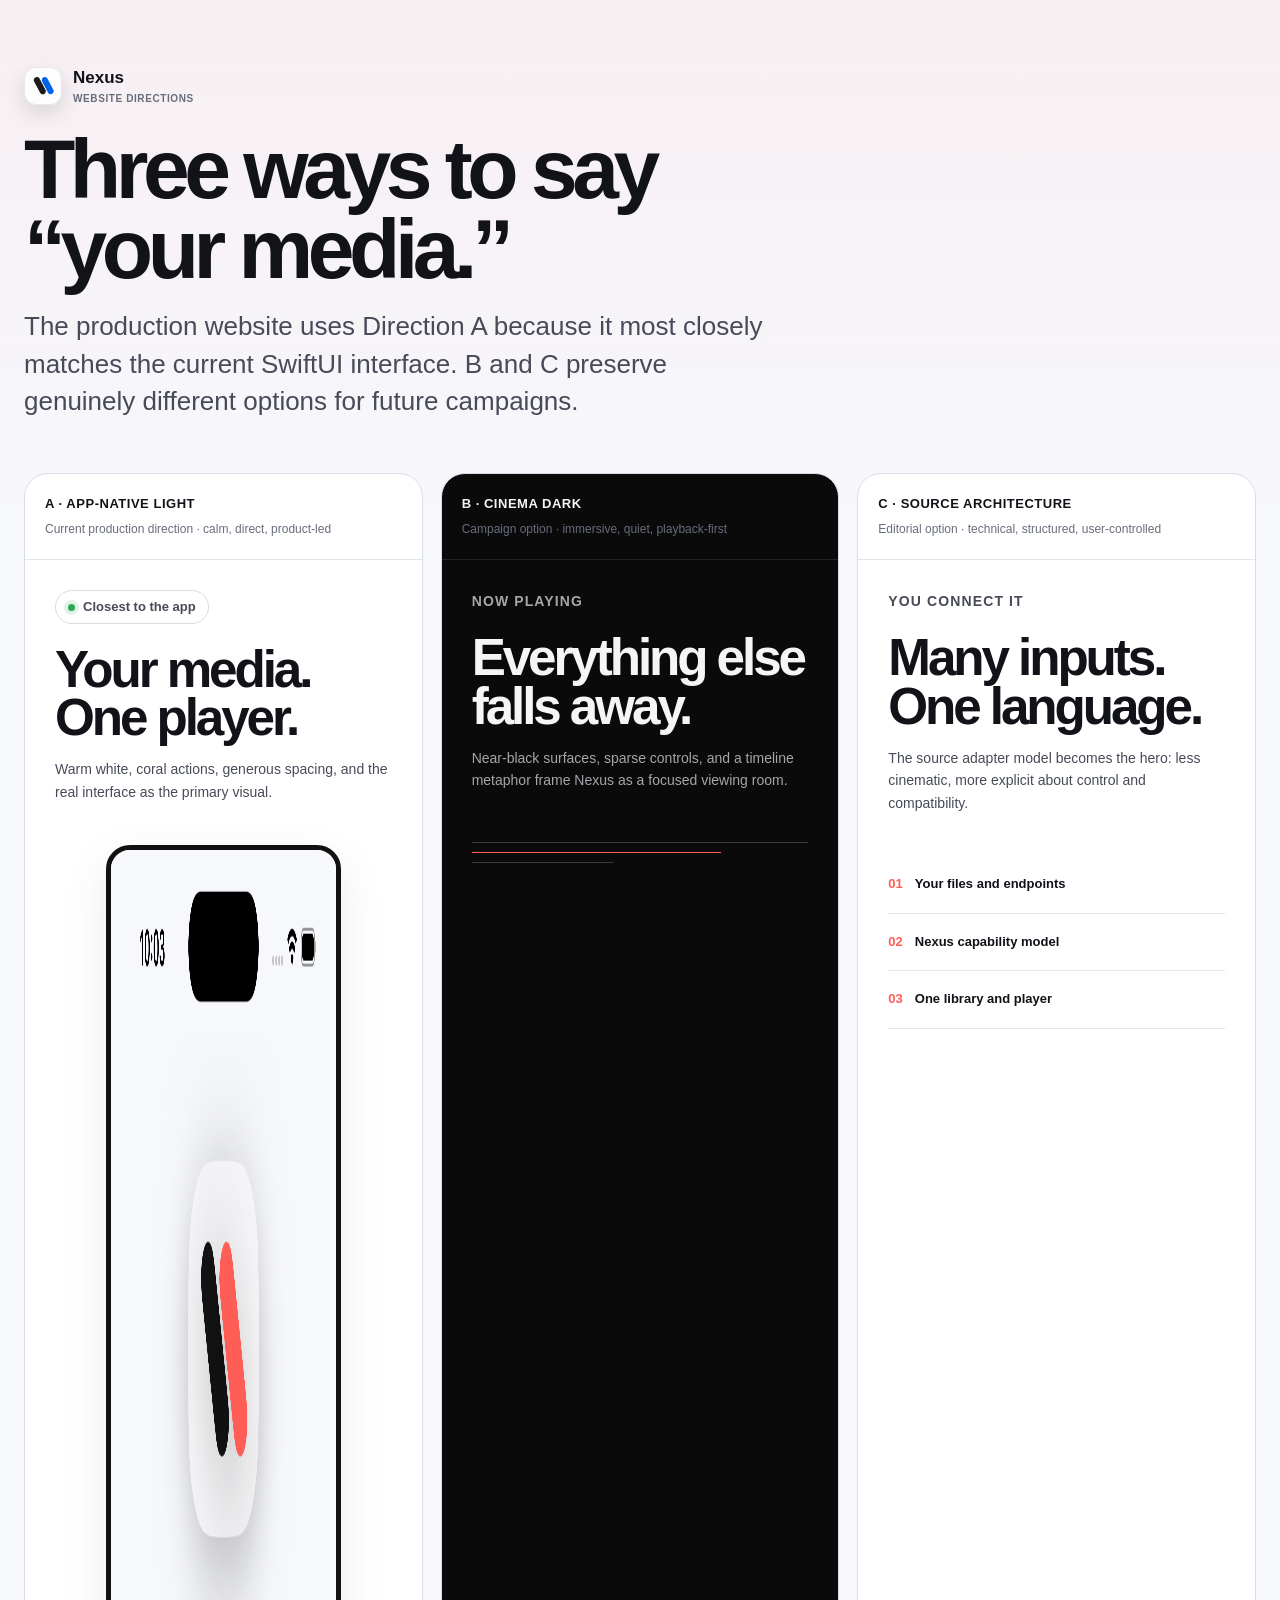
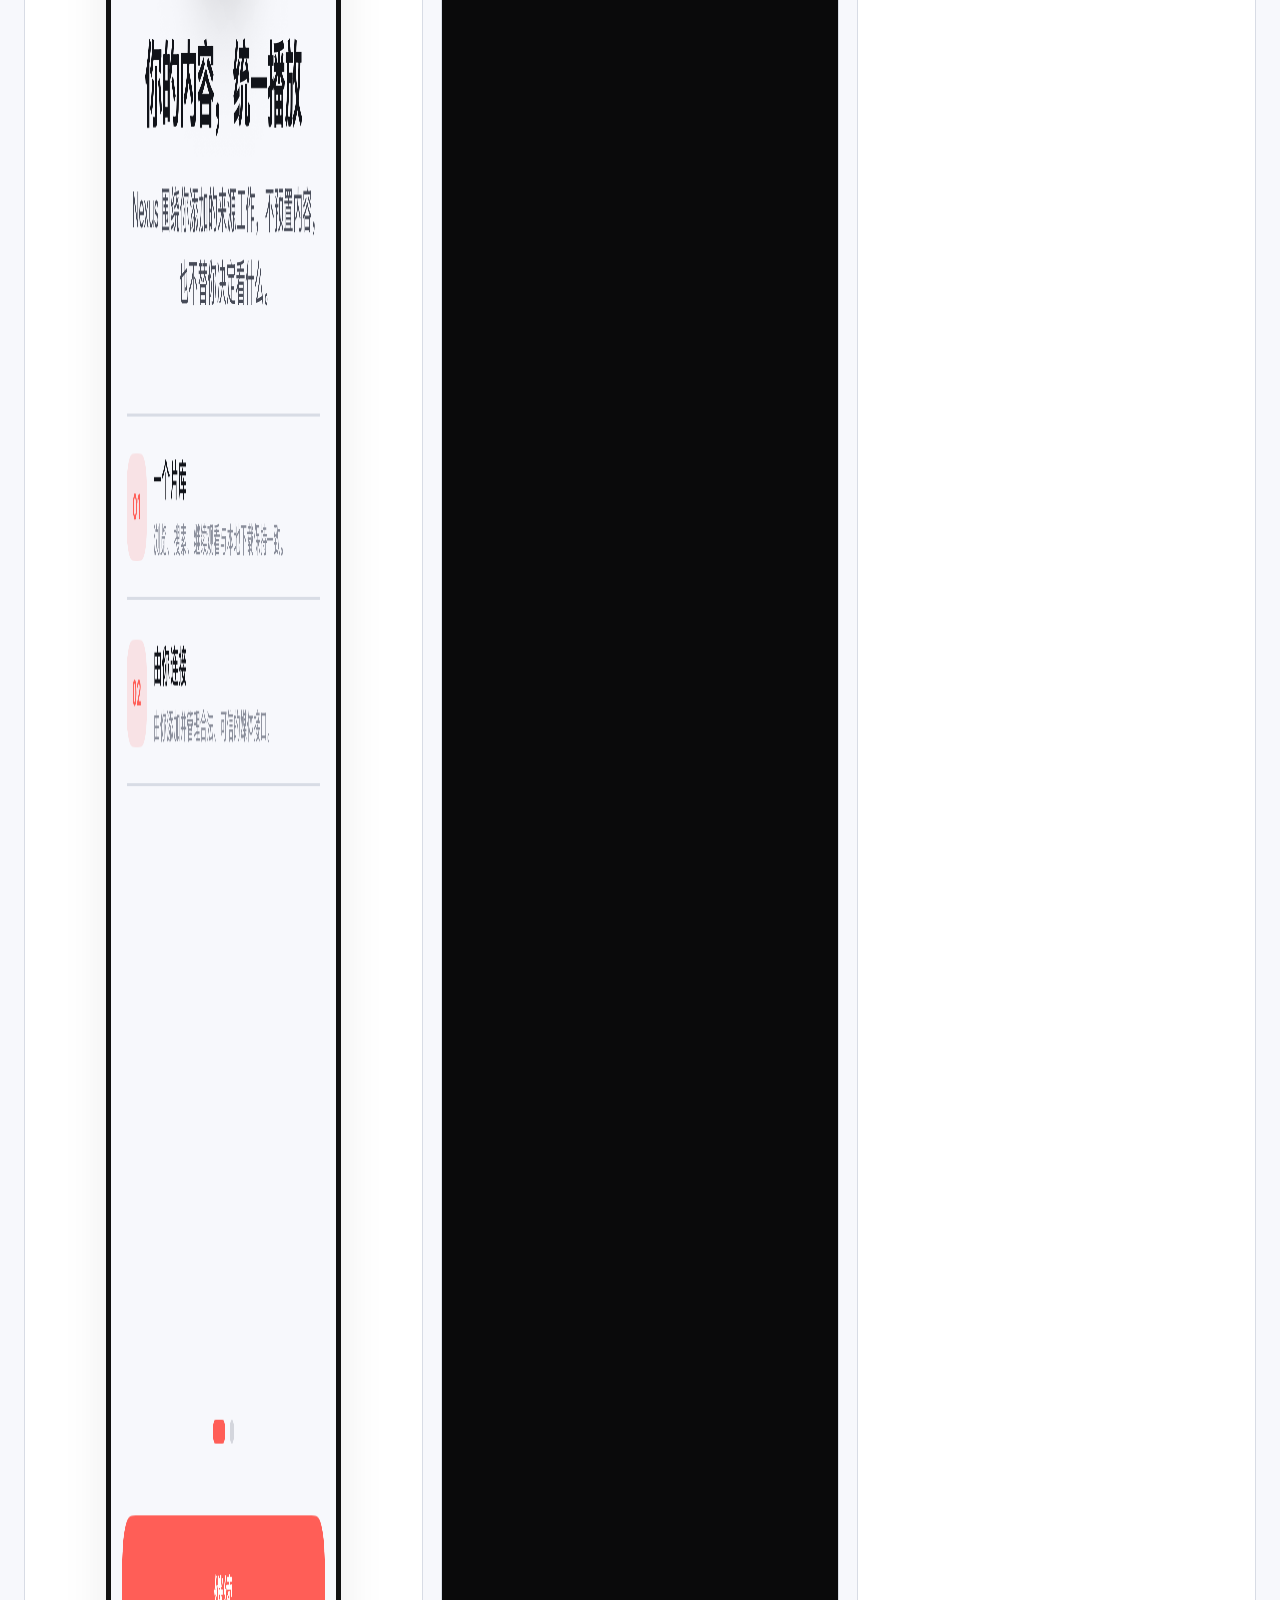
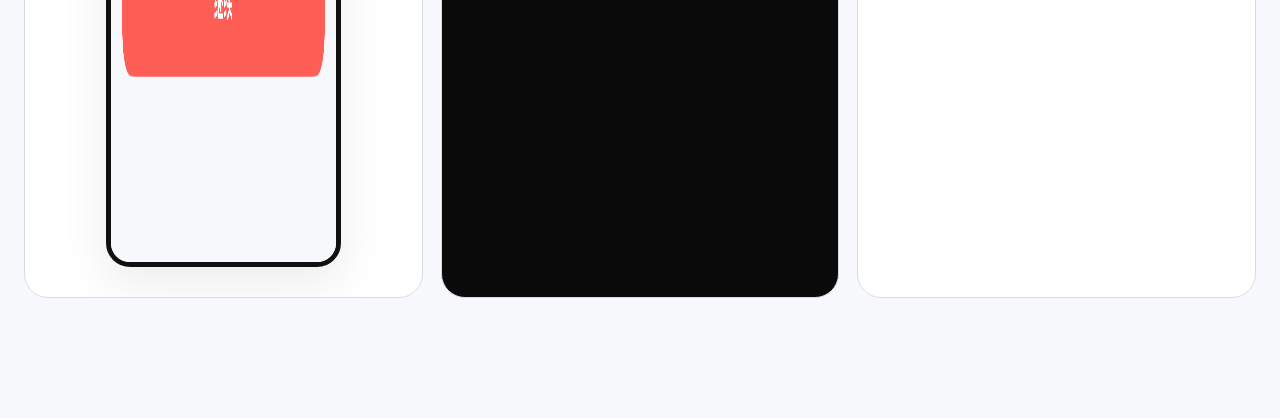
<file: design-directions/index.html>
<!doctype html>
<html lang="en" data-language="en">
  <head>
    <meta charset="utf-8" />
    <meta name="viewport" content="width=device-width, initial-scale=1" />
    <meta name="robots" content="noindex" />
    <link rel="icon" type="image/png" sizes="1024x1024" href="../assets/nexus-app-icon-light.png?v=20260807" />
    <link rel="stylesheet" href="../assets/site.css" />
    <title>Website directions — Nexus</title>
    <!-- Three comparison directions: app-native, cinema dark, and source architecture. -->
  </head>
  <body>
    <main class="direction-canvas">
      <header class="direction-intro">
        <a class="brand-link" href="../"><span class="nexus-mark" aria-hidden="true"></span><span>Nexus<small>Website directions</small></span></a>
        <h1 class="page-title">Three ways to say<br />“your media.”</h1>
        <p class="lede">The production website uses Direction A because it most closely matches the current SwiftUI interface. B and C preserve genuinely different options for future campaigns.</p>
      </header>

      <div class="direction-grid">
        <article class="direction direction-a">
          <header class="direction-label"><strong>A · App-native light</strong><p>Current production direction · calm, direct, product-led</p></header>
          <div class="direction-body">
            <span class="status-pill">Closest to the app</span>
            <h2>Your media.<br />One player.</h2>
            <p>Warm white, coral actions, generous spacing, and the real interface as the primary visual.</p>
            <img class="mini-shot" src="../assets/nexus-onboarding-iphone.png" width="1206" height="2622" alt="Nexus onboarding on iPhone" />
          </div>
        </article>

        <article class="direction direction-b">
          <header class="direction-label"><strong>B · Cinema dark</strong><p>Campaign option · immersive, quiet, playback-first</p></header>
          <div class="direction-body">
            <p class="eyebrow">Now playing</p>
            <h2>Everything else<br />falls away.</h2>
            <p>Near-black surfaces, sparse controls, and a timeline metaphor frame Nexus as a focused viewing room.</p>
            <div class="signal" aria-hidden="true"><span></span><span></span><span></span></div>
          </div>
        </article>

        <article class="direction direction-c">
          <header class="direction-label"><strong>C · Source architecture</strong><p>Editorial option · technical, structured, user-controlled</p></header>
          <div class="direction-body">
            <p class="eyebrow">You connect it</p>
            <h2>Many inputs.<br />One language.</h2>
            <p>The source adapter model becomes the hero: less cinematic, more explicit about control and compatibility.</p>
            <div class="route"><span data-index="01">Your files and endpoints</span><span data-index="02">Nexus capability model</span><span data-index="03">One library and player</span></div>
          </div>
        </article>
      </div>
    </main>
  </body>
</html>
</file>
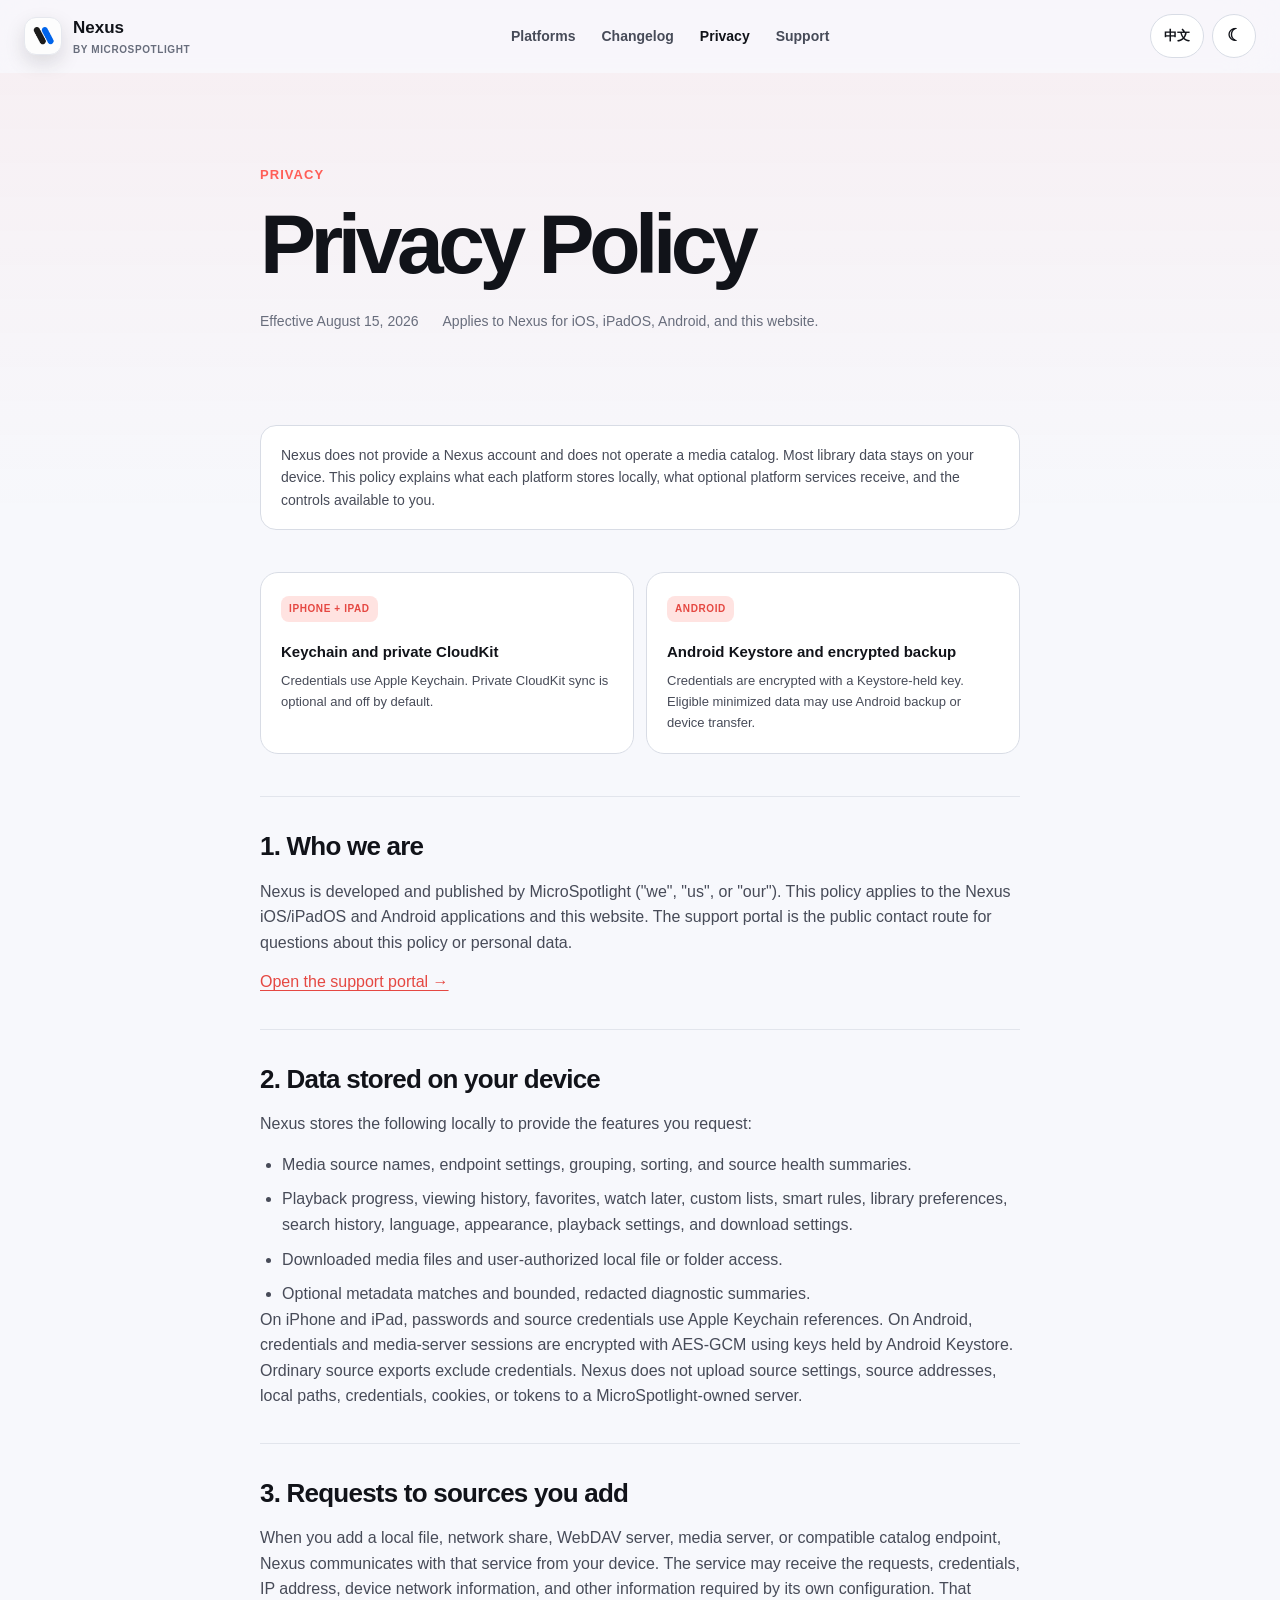
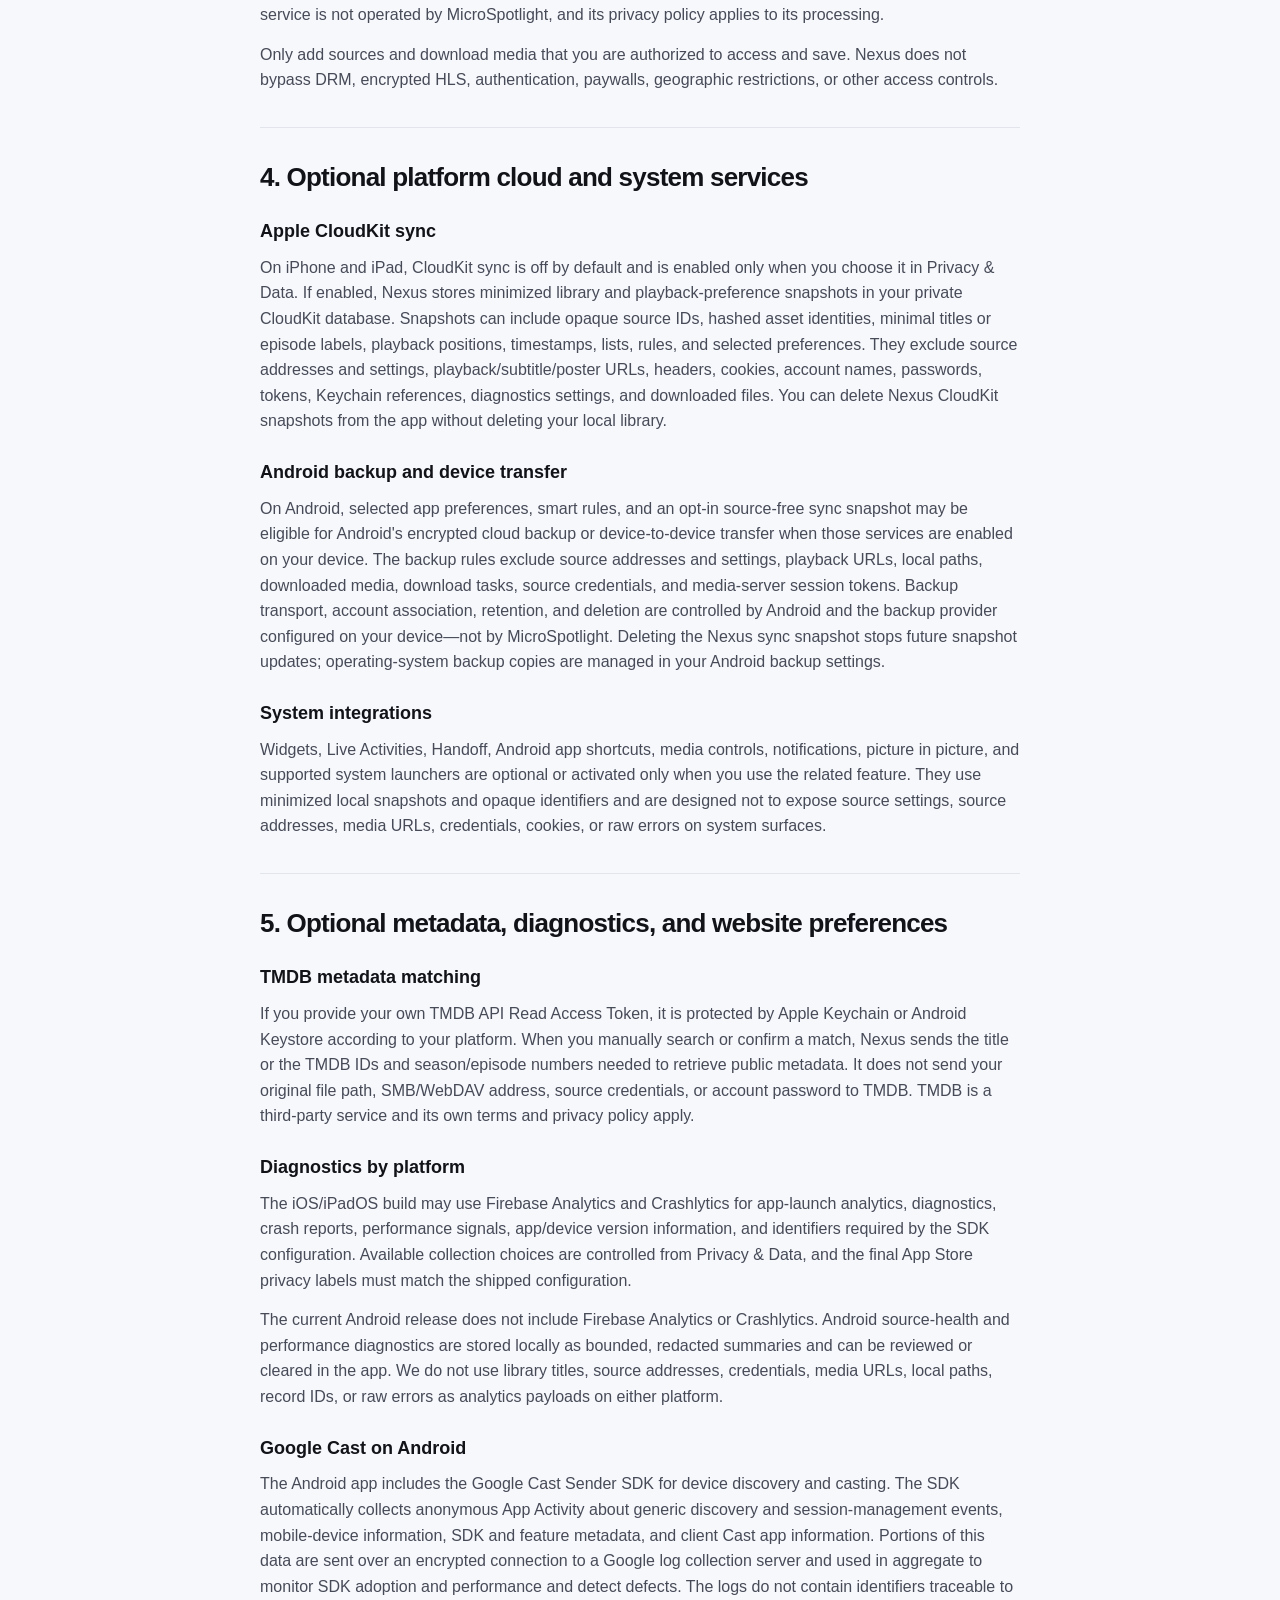
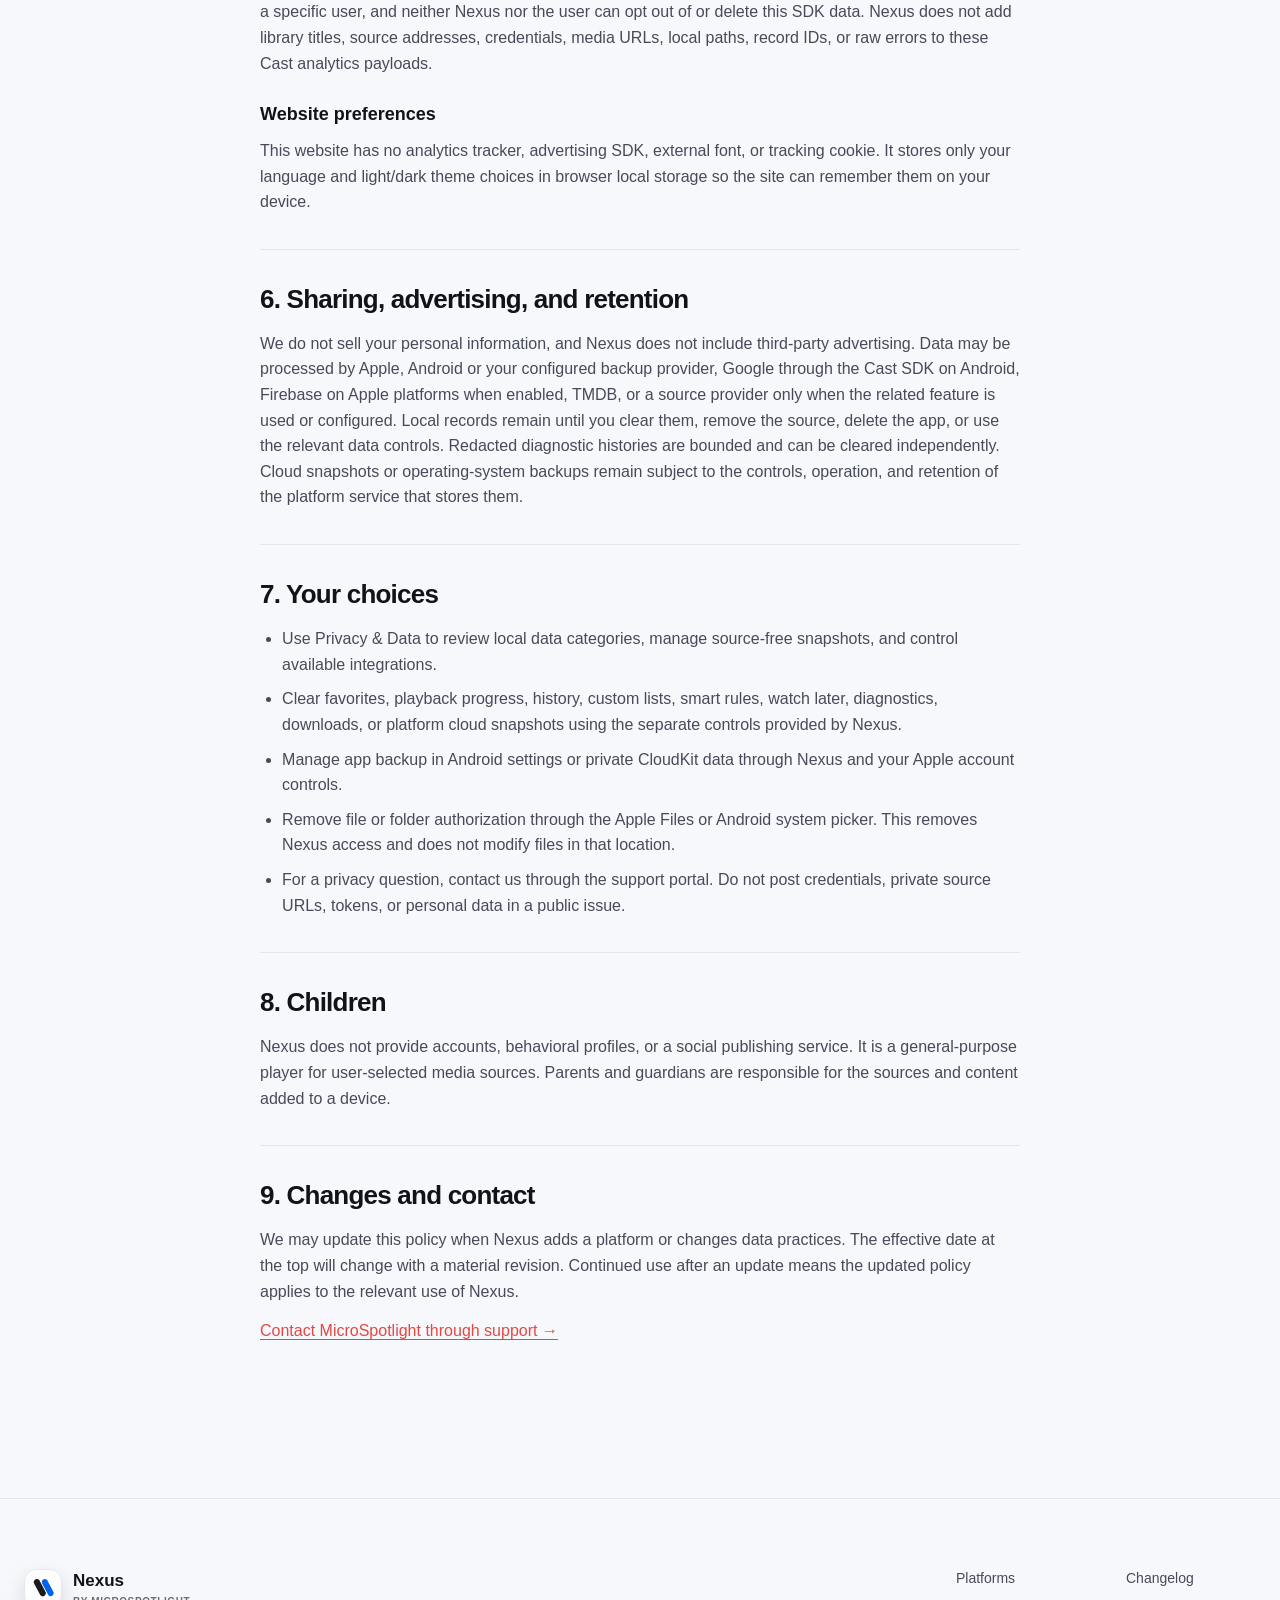
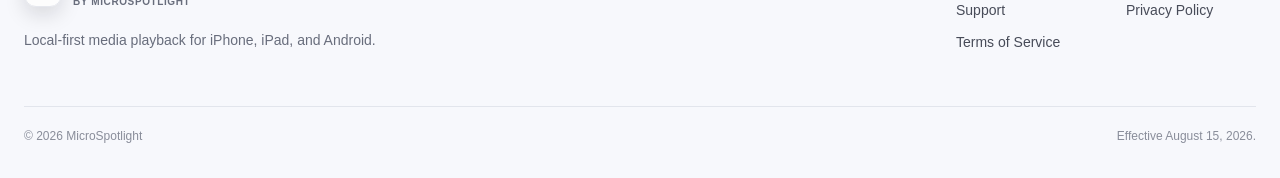
<file: privacy/index.html>
<!doctype html>
<html lang="en" data-language="en">
  <head>
    <meta charset="utf-8" />
    <meta name="viewport" content="width=device-width, initial-scale=1" />
    <meta name="description" content="Privacy Policy for Nexus by MicroSpotlight on iPhone, iPad, Android, and the web." />
    <meta name="theme-color" content="#f7f8fc" media="(prefers-color-scheme: light)" />
    <meta name="theme-color" content="#0a0a0b" media="(prefers-color-scheme: dark)" />
    <link rel="canonical" href="https://nexus.microspotlight.team/privacy/" />
    <link rel="icon" type="image/png" sizes="1024x1024" href="../assets/nexus-app-icon-light.png?v=20260807" />
    <link rel="stylesheet" href="../assets/site.css" />
    <title>Privacy Policy — Nexus by MicroSpotlight</title>
  </head>
  <body>
    <header class="site-header">
      <div class="header-inner page-shell">
        <a class="brand-link" href="../" aria-label="Nexus home"><span class="nexus-mark" aria-hidden="true"></span><span>Nexus<small>by MicroSpotlight</small></span></a>
        <nav class="site-navigation" data-site-navigation aria-label="Main navigation">
          <a href="../#platforms"><span data-lang="en">Platforms</span><span data-lang="zh">平台</span></a><a href="../changelog/"><span data-lang="en">Changelog</span><span data-lang="zh">变更日志</span></a><a href="./" aria-current="page"><span data-lang="en">Privacy</span><span data-lang="zh">隐私政策</span></a><a href="../support/"><span data-lang="en">Support</span><span data-lang="zh">技术支持</span></a>
        </nav>
        <div class="header-actions"><button class="language-toggle" type="button" data-language-toggle>中文</button><button class="theme-toggle" type="button" data-theme-toggle aria-label="切换到深色主题" aria-pressed="false"><span class="moon" aria-hidden="true">☾</span><span class="sun" aria-hidden="true">☀</span></button><button class="menu-toggle" type="button" data-menu-toggle aria-label="Open navigation" aria-expanded="false"><span></span></button></div>
      </div>
    </header>

    <main class="reading-shell">
      <header class="document-hero" data-reveal>
        <p class="eyebrow"><span data-lang="en">Privacy</span><span data-lang="zh">隐私</span></p>
        <h1 class="page-title"><span data-lang="en">Privacy Policy</span><span data-lang="zh">隐私政策</span></h1>
        <div class="document-meta"><span>Effective August 15, 2026</span><span data-lang="en">Applies to Nexus for iOS, iPadOS, Android, and this website.</span><span data-lang="zh">适用于 iOS、iPadOS、Android 版 Nexus 及本网站。</span></div>
      </header>

      <article class="legal-document">
        <div class="notice" data-reveal><span data-lang="en">Nexus does not provide a Nexus account and does not operate a media catalog. Most library data stays on your device. This policy explains what each platform stores locally, what optional platform services receive, and the controls available to you.</span><span data-lang="zh">Nexus 不提供 Nexus 账号，也不运营媒体片库。大多数片库数据保留在你的设备上。本政策说明各平台在本地保存的内容、可选平台服务接收的内容，以及你可使用的控制项。</span></div>

        <div class="policy-platform-grid" data-reveal>
          <article class="policy-platform-card">
            <span class="policy-label">iPhone + iPad</span>
            <strong><span data-lang="en">Keychain and private CloudKit</span><span data-lang="zh">钥匙串与私有 CloudKit</span></strong>
            <p><span data-lang="en">Credentials use Apple Keychain. Private CloudKit sync is optional and off by default.</span><span data-lang="zh">凭据使用 Apple 钥匙串；私有 CloudKit 同步为可选功能，默认关闭。</span></p>
          </article>
          <article class="policy-platform-card">
            <span class="policy-label">Android</span>
            <strong><span data-lang="en">Android Keystore and encrypted backup</span><span data-lang="zh">Android Keystore 与加密备份</span></strong>
            <p><span data-lang="en">Credentials are encrypted with a Keystore-held key. Eligible minimized data may use Android backup or device transfer.</span><span data-lang="zh">凭据由 Keystore 中的密钥加密；符合条件的最小化数据可使用 Android 备份或设备迁移。</span></p>
          </article>
        </div>

        <section data-reveal>
          <h2><span data-lang="en">1. Who we are</span><span data-lang="zh">1. 我们是谁</span></h2>
          <p><span data-lang="en">Nexus is developed and published by MicroSpotlight ("we", "us", or "our"). This policy applies to the Nexus iOS/iPadOS and Android applications and this website. The support portal is the public contact route for questions about this policy or personal data.</span><span data-lang="zh">Nexus 由 MicroSpotlight（“我们”）开发和发布。本政策适用于 Nexus iOS/iPadOS、Android App 及本网站。如对本政策或个人数据有疑问，请通过技术支持页面联系。</span></p>
          <p><a href="../support/"><span data-lang="en">Open the support portal →</span><span data-lang="zh">打开技术支持页面 →</span></a></p>
        </section>

        <section data-reveal>
          <h2><span data-lang="en">2. Data stored on your device</span><span data-lang="zh">2. 保存在设备上的数据</span></h2>
          <p><span data-lang="en">Nexus stores the following locally to provide the features you request:</span><span data-lang="zh">为了提供你主动使用的功能，Nexus 可能在设备本地保存以下数据：</span></p>
          <ul>
            <li><span data-lang="en">Media source names, endpoint settings, grouping, sorting, and source health summaries.</span><span data-lang="zh">媒体来源名称、接口设置、分组、排序和来源健康摘要。</span></li>
            <li><span data-lang="en">Playback progress, viewing history, favorites, watch later, custom lists, smart rules, library preferences, search history, language, appearance, playback settings, and download settings.</span><span data-lang="zh">播放进度、观看记录、收藏、稍后观看、自定义列表、智能规则、片库偏好、搜索记录、语言、外观、播放设置和下载设置。</span></li>
            <li><span data-lang="en">Downloaded media files and user-authorized local file or folder access.</span><span data-lang="zh">下载的媒体文件，以及用户授权的本地文件或文件夹访问权。</span></li>
            <li><span data-lang="en">Optional metadata matches and bounded, redacted diagnostic summaries.</span><span data-lang="zh">可选的元数据匹配结果，以及有保留上限且经过脱敏的诊断摘要。</span></li>
          </ul>
          <p><span data-lang="en">On iPhone and iPad, passwords and source credentials use Apple Keychain references. On Android, credentials and media-server sessions are encrypted with AES-GCM using keys held by Android Keystore. Ordinary source exports exclude credentials. Nexus does not upload source settings, source addresses, local paths, credentials, cookies, or tokens to a MicroSpotlight-owned server.</span><span data-lang="zh">在 iPhone 与 iPad 上，密码和来源凭据通过 Apple 钥匙串引用保存；在 Android 上，凭据与媒体服务器会话使用 Android Keystore 中的密钥进行 AES-GCM 加密。普通来源导出不包含凭据。Nexus 不会把来源设置、来源地址、本地路径、凭据、Cookie 或 Token 上传到 MicroSpotlight 自有服务器。</span></p>
        </section>

        <section data-reveal>
          <h2><span data-lang="en">3. Requests to sources you add</span><span data-lang="zh">3. 对你添加的来源发起请求</span></h2>
          <p><span data-lang="en">When you add a local file, network share, WebDAV server, media server, or compatible catalog endpoint, Nexus communicates with that service from your device. The service may receive the requests, credentials, IP address, device network information, and other information required by its own configuration. That service is not operated by MicroSpotlight, and its privacy policy applies to its processing.</span><span data-lang="zh">当你添加本地文件、网络共享、WebDAV 服务、媒体服务器或兼容内容接口时，Nexus 会从你的设备向该服务通信。该服务可能根据自身配置接收请求、凭据、IP 地址、设备网络信息及连接所需的其他信息。该服务不由 MicroSpotlight 运营，其数据处理适用该服务自己的隐私政策。</span></p>
          <p><span data-lang="en">Only add sources and download media that you are authorized to access and save. Nexus does not bypass DRM, encrypted HLS, authentication, paywalls, geographic restrictions, or other access controls.</span><span data-lang="zh">请只添加你有权访问的来源，并只下载你有权保存的媒体。Nexus 不绕过 DRM、加密 HLS、登录鉴权、付费墙、地域限制或其他访问控制。</span></p>
        </section>

        <section data-reveal>
          <h2><span data-lang="en">4. Optional platform cloud and system services</span><span data-lang="zh">4. 可选的平台云服务与系统服务</span></h2>
          <h3><span data-lang="en">Apple CloudKit sync</span><span data-lang="zh">Apple CloudKit 同步</span></h3>
          <p><span data-lang="en">On iPhone and iPad, CloudKit sync is off by default and is enabled only when you choose it in Privacy &amp; Data. If enabled, Nexus stores minimized library and playback-preference snapshots in your private CloudKit database. Snapshots can include opaque source IDs, hashed asset identities, minimal titles or episode labels, playback positions, timestamps, lists, rules, and selected preferences. They exclude source addresses and settings, playback/subtitle/poster URLs, headers, cookies, account names, passwords, tokens, Keychain references, diagnostics settings, and downloaded files. You can delete Nexus CloudKit snapshots from the app without deleting your local library.</span><span data-lang="zh">在 iPhone 与 iPad 上，CloudKit 同步默认关闭，只有你在“隐私与数据”中主动开启后才会使用。开启后，Nexus 会把最小化的片库与播放偏好快照写入你的私有 CloudKit 数据库。快照可能包含不透明来源 ID、哈希后的媒体身份、最小化标题或集数标签、播放位置、时间戳、列表、规则和部分偏好；不包含来源地址与设置、播放/字幕/海报 URL、请求头、Cookie、账号名、密码、Token、钥匙串引用、诊断设置或下载文件。你可以在 App 内删除 Nexus 的 CloudKit 快照，而不删除本地片库。</span></p>

          <h3><span data-lang="en">Android backup and device transfer</span><span data-lang="zh">Android 备份与设备迁移</span></h3>
          <p><span data-lang="en">On Android, selected app preferences, smart rules, and an opt-in source-free sync snapshot may be eligible for Android's encrypted cloud backup or device-to-device transfer when those services are enabled on your device. The backup rules exclude source addresses and settings, playback URLs, local paths, downloaded media, download tasks, source credentials, and media-server session tokens. Backup transport, account association, retention, and deletion are controlled by Android and the backup provider configured on your device—not by MicroSpotlight. Deleting the Nexus sync snapshot stops future snapshot updates; operating-system backup copies are managed in your Android backup settings.</span><span data-lang="zh">在 Android 上，当设备启用相关服务时，部分 App 偏好、智能规则和由你主动开启的无来源信息同步快照可能符合 Android 加密云备份或设备间迁移条件。备份规则排除来源地址与设置、播放 URL、本地路径、下载媒体、下载任务、来源凭据和媒体服务器会话 Token。备份传输、账号关联、保留与删除由 Android 及设备中配置的备份服务商控制，而不是 MicroSpotlight。删除 Nexus 同步快照会停止后续快照更新；操作系统中的备份副本需在 Android 备份设置中管理。</span></p>

          <h3><span data-lang="en">System integrations</span><span data-lang="zh">系统集成</span></h3>
          <p><span data-lang="en">Widgets, Live Activities, Handoff, Android app shortcuts, media controls, notifications, picture in picture, and supported system launchers are optional or activated only when you use the related feature. They use minimized local snapshots and opaque identifiers and are designed not to expose source settings, source addresses, media URLs, credentials, cookies, or raw errors on system surfaces.</span><span data-lang="zh">小组件、实时活动、接力、Android 应用快捷方式、媒体控制、通知、画中画和支持的系统启动器均为可选功能，或仅在你使用相关功能时启用。它们使用最小化的本地快照和不透明标识符，设计上不会在系统界面暴露来源设置、来源地址、媒体 URL、凭据、Cookie 或原始错误。</span></p>
        </section>

        <section data-reveal>
          <h2><span data-lang="en">5. Optional metadata, diagnostics, and website preferences</span><span data-lang="zh">5. 可选元数据、诊断与网站偏好</span></h2>
          <h3><span data-lang="en">TMDB metadata matching</span><span data-lang="zh">TMDB 元数据匹配</span></h3>
          <p><span data-lang="en">If you provide your own TMDB API Read Access Token, it is protected by Apple Keychain or Android Keystore according to your platform. When you manually search or confirm a match, Nexus sends the title or the TMDB IDs and season/episode numbers needed to retrieve public metadata. It does not send your original file path, SMB/WebDAV address, source credentials, or account password to TMDB. TMDB is a third-party service and its own terms and privacy policy apply.</span><span data-lang="zh">如果你提供自己的 TMDB API Read Access Token，该 Token 会根据平台由 Apple 钥匙串或 Android Keystore 保护。手动搜索或确认匹配时，Nexus 只发送获取公开元数据所需的标题，或 TMDB ID 与季/集编号；不会把原始文件路径、SMB/WebDAV 地址、来源凭据或账号密码发送给 TMDB。TMDB 是第三方服务，适用其自身条款和隐私政策。</span></p>

          <h3><span data-lang="en">Diagnostics by platform</span><span data-lang="zh">各平台的诊断方式</span></h3>
          <p><span data-lang="en">The iOS/iPadOS build may use Firebase Analytics and Crashlytics for app-launch analytics, diagnostics, crash reports, performance signals, app/device version information, and identifiers required by the SDK configuration. Available collection choices are controlled from Privacy &amp; Data, and the final App Store privacy labels must match the shipped configuration.</span><span data-lang="zh">iOS/iPadOS 构建可能使用 Firebase Analytics 与 Crashlytics 处理启动分析、诊断、崩溃报告、性能信号、App/设备版本信息，以及 SDK 配置所需的标识符。可用的数据收集选项可在“隐私与数据”中控制，最终 App Store 隐私标签应与实际提交构建一致。</span></p>
          <p><span data-lang="en">The current Android release does not include Firebase Analytics or Crashlytics. Android source-health and performance diagnostics are stored locally as bounded, redacted summaries and can be reviewed or cleared in the app. We do not use library titles, source addresses, credentials, media URLs, local paths, record IDs, or raw errors as analytics payloads on either platform.</span><span data-lang="zh">当前 Android 版本不包含 Firebase Analytics 或 Crashlytics。Android 的来源健康与性能诊断以有保留上限、经过脱敏的摘要形式保存在本地，可在 App 内查看或清除。无论在哪个平台，我们都不会把片库标题、来源地址、凭据、媒体 URL、本地路径、记录 ID 或原始错误作为分析负载。</span></p>

          <h3><span data-lang="en">Google Cast on Android</span><span data-lang="zh">Android 上的 Google Cast</span></h3>
          <p><span data-lang="en">The Android app includes the Google Cast Sender SDK for device discovery and casting. The SDK automatically collects anonymous App Activity about generic discovery and session-management events, mobile-device information, SDK and feature metadata, and client Cast app information. Portions of this data are sent over an encrypted connection to a Google log collection server and used in aggregate to monitor SDK adoption and performance and detect defects. The logs do not contain identifiers traceable to a specific user, and neither Nexus nor the user can opt out of or delete this SDK data. Nexus does not add library titles, source addresses, credentials, media URLs, local paths, record IDs, or raw errors to these Cast analytics payloads.</span><span data-lang="zh">Android App 包含用于设备发现与投屏的 Google Cast Sender SDK。该 SDK 会自动收集匿名的应用活动，包括通用发现事件、会话管理事件、移动设备信息、SDK 与功能元数据以及客户端 Cast App 信息；其中部分数据会通过加密连接发送到 Google 日志收集服务器，并以聚合形式用于监控 SDK 的采用率与性能及发现缺陷。日志不包含可追溯到特定用户的标识符，Nexus 与用户均无法停用或删除这部分 SDK 数据。Nexus 不会额外把片库标题、来源地址、凭据、媒体 URL、本地路径、记录 ID 或原始错误加入 Cast 分析负载。</span></p>

          <h3><span data-lang="en">Website preferences</span><span data-lang="zh">网站偏好</span></h3>
          <p><span data-lang="en">This website has no analytics tracker, advertising SDK, external font, or tracking cookie. It stores only your language and light/dark theme choices in browser local storage so the site can remember them on your device.</span><span data-lang="zh">本网站不包含分析追踪器、广告 SDK、外部字体或跟踪 Cookie，只会在浏览器本地存储中保存语言与浅色/深色主题选择，以便在你的设备上记住这些偏好。</span></p>
        </section>

        <section data-reveal>
          <h2><span data-lang="en">6. Sharing, advertising, and retention</span><span data-lang="zh">6. 共享、广告与保留期限</span></h2>
          <p><span data-lang="en">We do not sell your personal information, and Nexus does not include third-party advertising. Data may be processed by Apple, Android or your configured backup provider, Google through the Cast SDK on Android, Firebase on Apple platforms when enabled, TMDB, or a source provider only when the related feature is used or configured. Local records remain until you clear them, remove the source, delete the app, or use the relevant data controls. Redacted diagnostic histories are bounded and can be cleared independently. Cloud snapshots or operating-system backups remain subject to the controls, operation, and retention of the platform service that stores them.</span><span data-lang="zh">我们不出售个人信息，Nexus 也不包含第三方广告。只有在你使用或配置相关功能时，数据才可能由 Apple、Android 或你配置的备份服务商、Android 上通过 Cast SDK 提供服务的 Google、Apple 平台上启用的 Firebase、TMDB 或来源服务商处理。本地记录会保留到你清除记录、移除来源、删除 App 或使用相关数据控制项为止。脱敏诊断历史有数量与时间上限，可单独清除。云端快照或操作系统备份还受保存它们的平台服务之控制项、运行方式和保留机制影响。</span></p>
        </section>

        <section data-reveal>
          <h2><span data-lang="en">7. Your choices</span><span data-lang="zh">7. 你的选择</span></h2>
          <ul>
            <li><span data-lang="en">Use Privacy &amp; Data to review local data categories, manage source-free snapshots, and control available integrations.</span><span data-lang="zh">通过“隐私与数据”查看本地数据类别、管理无来源信息快照并控制可用的系统集成。</span></li>
            <li><span data-lang="en">Clear favorites, playback progress, history, custom lists, smart rules, watch later, diagnostics, downloads, or platform cloud snapshots using the separate controls provided by Nexus.</span><span data-lang="zh">使用 Nexus 提供的独立控制项清除收藏、播放进度、记录、自定义列表、智能规则、稍后观看、诊断、下载或平台云端快照。</span></li>
            <li><span data-lang="en">Manage app backup in Android settings or private CloudKit data through Nexus and your Apple account controls.</span><span data-lang="zh">通过 Android 设置管理应用备份，或通过 Nexus 与 Apple 账号控制项管理私有 CloudKit 数据。</span></li>
            <li><span data-lang="en">Remove file or folder authorization through the Apple Files or Android system picker. This removes Nexus access and does not modify files in that location.</span><span data-lang="zh">通过 Apple“文件”或 Android 系统选择器移除文件或文件夹授权；这只会移除 Nexus 的访问权，不会修改该位置中的文件。</span></li>
            <li><span data-lang="en">For a privacy question, contact us through the support portal. Do not post credentials, private source URLs, tokens, or personal data in a public issue.</span><span data-lang="zh">如有隐私问题，请通过技术支持页面联系。请不要在公开 Issue 中发布凭据、私有来源 URL、Token 或个人数据。</span></li>
          </ul>
        </section>

        <section data-reveal>
          <h2><span data-lang="en">8. Children</span><span data-lang="zh">8. 儿童隐私</span></h2>
          <p><span data-lang="en">Nexus does not provide accounts, behavioral profiles, or a social publishing service. It is a general-purpose player for user-selected media sources. Parents and guardians are responsible for the sources and content added to a device.</span><span data-lang="zh">Nexus 不提供账号、行为画像或社交发布服务，是面向用户选择的媒体来源的通用播放器。家长或监护人应对设备中添加的来源和内容负责。</span></p>
        </section>

        <section data-reveal>
          <h2><span data-lang="en">9. Changes and contact</span><span data-lang="zh">9. 政策变更与联系</span></h2>
          <p><span data-lang="en">We may update this policy when Nexus adds a platform or changes data practices. The effective date at the top will change with a material revision. Continued use after an update means the updated policy applies to the relevant use of Nexus.</span><span data-lang="zh">当 Nexus 增加平台或调整数据处理方式时，我们可能更新本政策。重大修改会同步更新顶部生效日期。更新后继续使用 Nexus，表示更新后的政策适用于相关使用行为。</span></p>
          <p><a href="../support/"><span data-lang="en">Contact MicroSpotlight through support →</span><span data-lang="zh">通过技术支持联系 MicroSpotlight →</span></a></p>
        </section>
      </article>
    </main>

    <footer class="site-footer"><div class="page-shell"><div class="footer-grid"><div class="footer-statement"><a class="brand-link" href="../"><span class="nexus-mark" aria-hidden="true"></span><span>Nexus<small>by MicroSpotlight</small></span></a><p><span data-lang="en">Local-first media playback for iPhone, iPad, and Android.</span><span data-lang="zh">面向 iPhone、iPad 与 Android 的本地优先媒体播放。</span></p></div><nav class="footer-links" aria-label="Footer navigation"><a href="../#platforms"><span data-lang="en">Platforms</span><span data-lang="zh">平台</span></a><a href="../changelog/"><span data-lang="en">Changelog</span><span data-lang="zh">变更日志</span></a><a href="../support/"><span data-lang="en">Support</span><span data-lang="zh">技术支持</span></a><a href="./"><span data-lang="en">Privacy Policy</span><span data-lang="zh">隐私政策</span></a><a href="../terms/"><span data-lang="en">Terms of Service</span><span data-lang="zh">服务条款</span></a></nav></div><div class="footer-bottom"><span>© <span data-current-year>2026</span> MicroSpotlight</span><span><span data-lang="en">Effective August 15, 2026.</span><span data-lang="zh">生效日期：2026 年 8 月 15 日。</span></span></div></div></footer>
    <script src="../assets/site.js" defer></script>
  </body>
</html>
</file>
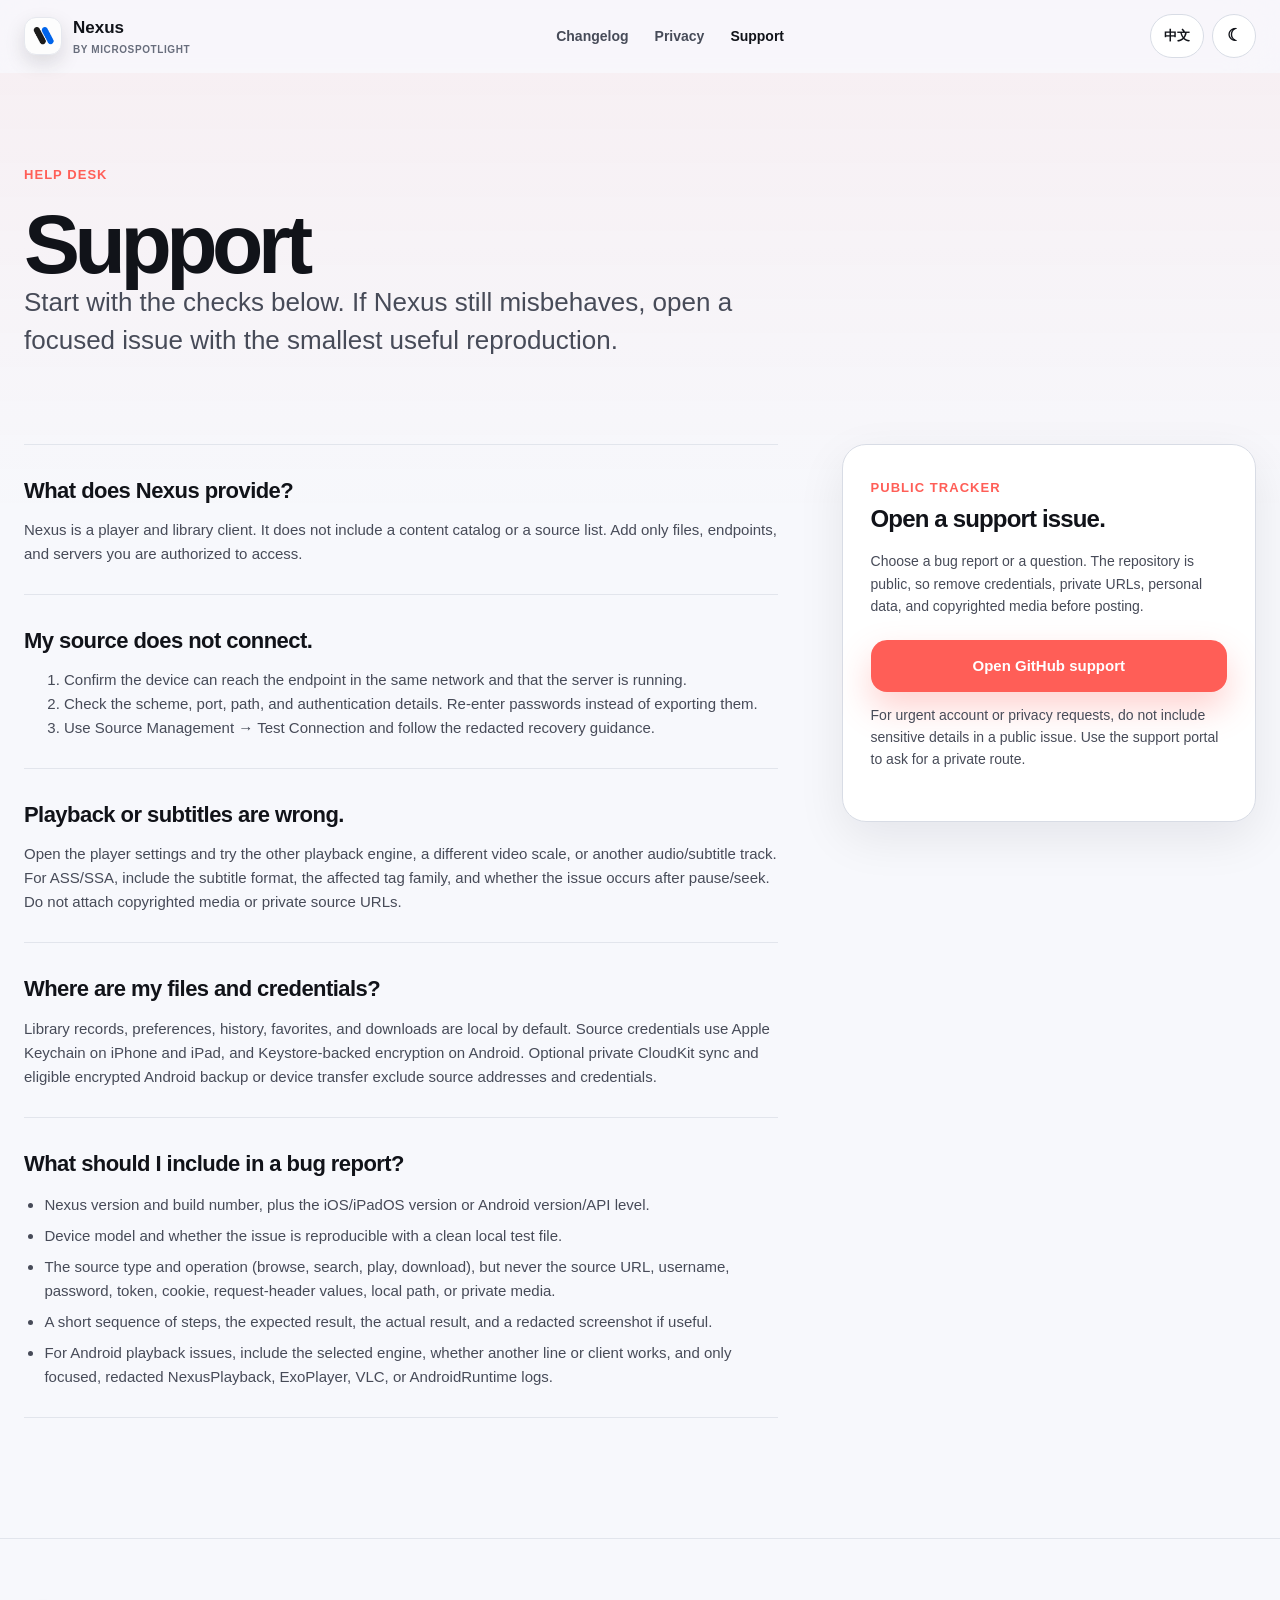
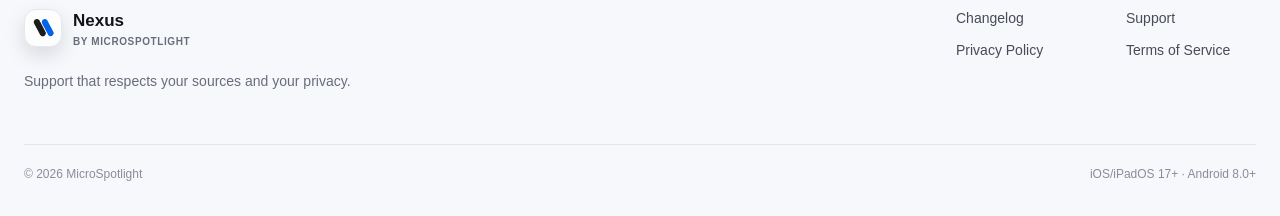
<file: support/index.html>
<!doctype html>
<html lang="en" data-language="en">
  <head>
    <meta charset="utf-8" />
    <meta name="viewport" content="width=device-width, initial-scale=1" />
    <meta name="description" content="Technical support and troubleshooting for Nexus by MicroSpotlight." />
    <meta name="theme-color" content="#f7f8fc" media="(prefers-color-scheme: light)" />
    <meta name="theme-color" content="#0a0a0b" media="(prefers-color-scheme: dark)" />
    <link rel="canonical" href="https://nexus.microspotlight.team/support/" />
    <link rel="icon" type="image/png" sizes="1024x1024" href="../assets/nexus-app-icon-light.png?v=20260807" />
    <link rel="stylesheet" href="../assets/site.css" />
    <title>Support — Nexus by MicroSpotlight</title>
  </head>
  <body>
    <header class="site-header"><div class="header-inner page-shell"><a class="brand-link" href="../" aria-label="Nexus home"><span class="nexus-mark" aria-hidden="true"></span><span>Nexus<small>by MicroSpotlight</small></span></a><nav class="site-navigation" data-site-navigation aria-label="Main navigation"><a href="../changelog/"><span data-lang="en">Changelog</span><span data-lang="zh">变更日志</span></a><a href="../privacy/"><span data-lang="en">Privacy</span><span data-lang="zh">隐私政策</span></a><a href="./" aria-current="page"><span data-lang="en">Support</span><span data-lang="zh">技术支持</span></a></nav><div class="header-actions"><button class="language-toggle" type="button" data-language-toggle>中文</button><button class="theme-toggle" type="button" data-theme-toggle aria-label="切换到深色主题" aria-pressed="false"><span class="moon" aria-hidden="true">☾</span><span class="sun" aria-hidden="true">☀</span></button><button class="menu-toggle" type="button" data-menu-toggle aria-label="Open navigation" aria-expanded="false"><span></span></button></div></div></header>

    <main class="page-shell">
      <header class="document-hero" data-reveal><p class="eyebrow"><span data-lang="en">Help desk</span><span data-lang="zh">帮助中心</span></p><h1 class="page-title"><span data-lang="en">Support</span><span data-lang="zh">技术支持</span></h1><p class="lede"><span data-lang="en">Start with the checks below. If Nexus still misbehaves, open a focused issue with the smallest useful reproduction.</span><span data-lang="zh">先按照下面的排查步骤操作。如果 Nexus 仍然异常，请带上最小可复现信息提交 Issue。</span></p></header>

      <div class="support-grid">
        <div class="support-main">
          <section class="faq" data-reveal><h2><span data-lang="en">What does Nexus provide?</span><span data-lang="zh">Nexus 提供什么？</span></h2><p><span data-lang="en">Nexus is a player and library client. It does not include a content catalog or a source list. Add only files, endpoints, and servers you are authorized to access.</span><span data-lang="zh">Nexus 是播放器和片库客户端，不内置内容片库或来源列表。请只添加你有权访问的文件、接口和服务器。</span></p></section>
          <section class="faq" data-reveal><h2><span data-lang="en">My source does not connect.</span><span data-lang="zh">来源无法连接怎么办？</span></h2><ol><li><span data-lang="en">Confirm the device can reach the endpoint in the same network and that the server is running.</span><span data-lang="zh">确认设备可以在同一网络访问接口，且服务器正在运行。</span></li><li><span data-lang="en">Check the scheme, port, path, and authentication details. Re-enter passwords instead of exporting them.</span><span data-lang="zh">检查协议、端口、路径和鉴权信息。不要导出密码，重新输入更安全。</span></li><li><span data-lang="en">Use Source Management → Test Connection and follow the redacted recovery guidance.</span><span data-lang="zh">进入“来源管理 → 测试连接”，按照脱敏后的恢复建议操作。</span></li></ol></section>
          <section class="faq" data-reveal><h2><span data-lang="en">Playback or subtitles are wrong.</span><span data-lang="zh">播放或字幕显示异常怎么办？</span></h2><p><span data-lang="en">Open the player settings and try the other playback engine, a different video scale, or another audio/subtitle track. For ASS/SSA, include the subtitle format, the affected tag family, and whether the issue occurs after pause/seek. Do not attach copyrighted media or private source URLs.</span><span data-lang="zh">打开播放器设置，尝试另一个播放引擎、不同画面比例或其他音轨/字幕轨。ASS/SSA 问题请提供字幕格式、受影响的标签类型，以及暂停/拖动后是否复现。不要上传受版权保护的媒体或私有来源 URL。</span></p></section>
          <section class="faq" data-reveal><h2><span data-lang="en">Where are my files and credentials?</span><span data-lang="zh">文件和凭据保存在哪里？</span></h2><p><span data-lang="en">Library records, preferences, history, favorites, and downloads are local by default. Source credentials use Apple Keychain on iPhone and iPad, and Keystore-backed encryption on Android. Optional private CloudKit sync and eligible encrypted Android backup or device transfer exclude source addresses and credentials.</span><span data-lang="zh">片库记录、偏好、记录、收藏和下载默认保存在本机。iPhone 与 iPad 的来源凭据使用 Apple 钥匙串，Android 的来源凭据使用 Keystore 支持的加密存储。可选私有 CloudKit 同步及符合条件的 Android 加密备份或设备迁移均不包含来源地址或凭据。</span></p></section>
          <section class="faq" data-reveal><h2><span data-lang="en">What should I include in a bug report?</span><span data-lang="zh">提交问题时应包含什么？</span></h2><ul><li><span data-lang="en">Nexus version and build number, plus the iOS/iPadOS version or Android version/API level.</span><span data-lang="zh">Nexus 版本和构建号，以及 iOS/iPadOS 版本或 Android 版本/API level。</span></li><li><span data-lang="en">Device model and whether the issue is reproducible with a clean local test file.</span><span data-lang="zh">设备型号，以及使用干净的本地测试文件是否可以复现。</span></li><li><span data-lang="en">The source type and operation (browse, search, play, download), but never the source URL, username, password, token, cookie, request-header values, local path, or private media.</span><span data-lang="zh">来源类型和操作（浏览、搜索、播放、下载），但不要提供来源 URL、用户名、密码、Token、Cookie、请求头值、本地路径或私有媒体。</span></li><li><span data-lang="en">A short sequence of steps, the expected result, the actual result, and a redacted screenshot if useful.</span><span data-lang="zh">简短复现步骤、预期结果、实际结果，以及必要时的脱敏截图。</span></li><li><span data-lang="en">For Android playback issues, include the selected engine, whether another line or client works, and only focused, redacted NexusPlayback, ExoPlayer, VLC, or AndroidRuntime logs.</span><span data-lang="zh">Android 播放问题请补充所选引擎、其他线路或客户端是否正常，并且只提交经过脱敏的 NexusPlayback、ExoPlayer、VLC 或 AndroidRuntime 聚焦日志。</span></li></ul></section>
        </div>
        <aside class="support-panel" data-reveal><span class="eyebrow"><span data-lang="en">Public tracker</span><span data-lang="zh">公开跟踪</span></span><h2><span data-lang="en">Open a support issue.</span><span data-lang="zh">提交支持 Issue。</span></h2><p><span data-lang="en">Choose a bug report or a question. The repository is public, so remove credentials, private URLs, personal data, and copyrighted media before posting.</span><span data-lang="zh">选择 Bug 报告或问题咨询。仓库是公开的，提交前请删除凭据、私有 URL、个人数据和受版权保护的媒体。</span></p><a class="button primary" href="https://github.com/MicroSpotlight/nexus-website/issues/new/choose" target="_blank" rel="noreferrer"><span data-lang="en">Open GitHub support</span><span data-lang="zh">打开 GitHub 支持</span></a><p class="support-warning"><span data-lang="en">For urgent account or privacy requests, do not include sensitive details in a public issue. Use the support portal to ask for a private route.</span><span data-lang="zh">涉及账号或隐私的紧急请求，不要在公开 Issue 中填写敏感信息；请先通过支持页面索取私密联系途径。</span></p></aside>
      </div>
    </main>

    <footer class="site-footer"><div class="page-shell"><div class="footer-grid"><div class="footer-statement"><a class="brand-link" href="../"><span class="nexus-mark" aria-hidden="true"></span><span>Nexus<small>by MicroSpotlight</small></span></a><p><span data-lang="en">Support that respects your sources and your privacy.</span><span data-lang="zh">尊重你的来源和隐私的技术支持。</span></p></div><nav class="footer-links" aria-label="Footer navigation"><a href="../changelog/"><span data-lang="en">Changelog</span><span data-lang="zh">变更日志</span></a><a href="./"><span data-lang="en">Support</span><span data-lang="zh">技术支持</span></a><a href="../privacy/"><span data-lang="en">Privacy Policy</span><span data-lang="zh">隐私政策</span></a><a href="../terms/"><span data-lang="en">Terms of Service</span><span data-lang="zh">服务条款</span></a></nav></div><div class="footer-bottom"><span>© <span data-current-year>2026</span> MicroSpotlight</span><span><span data-lang="en">iOS/iPadOS 17+ · Android 8.0+</span><span data-lang="zh">iOS/iPadOS 17+ · Android 8.0+</span></span></div></div></footer>
    <script src="../assets/site.js" defer></script>
  </body>
</html>
</file>
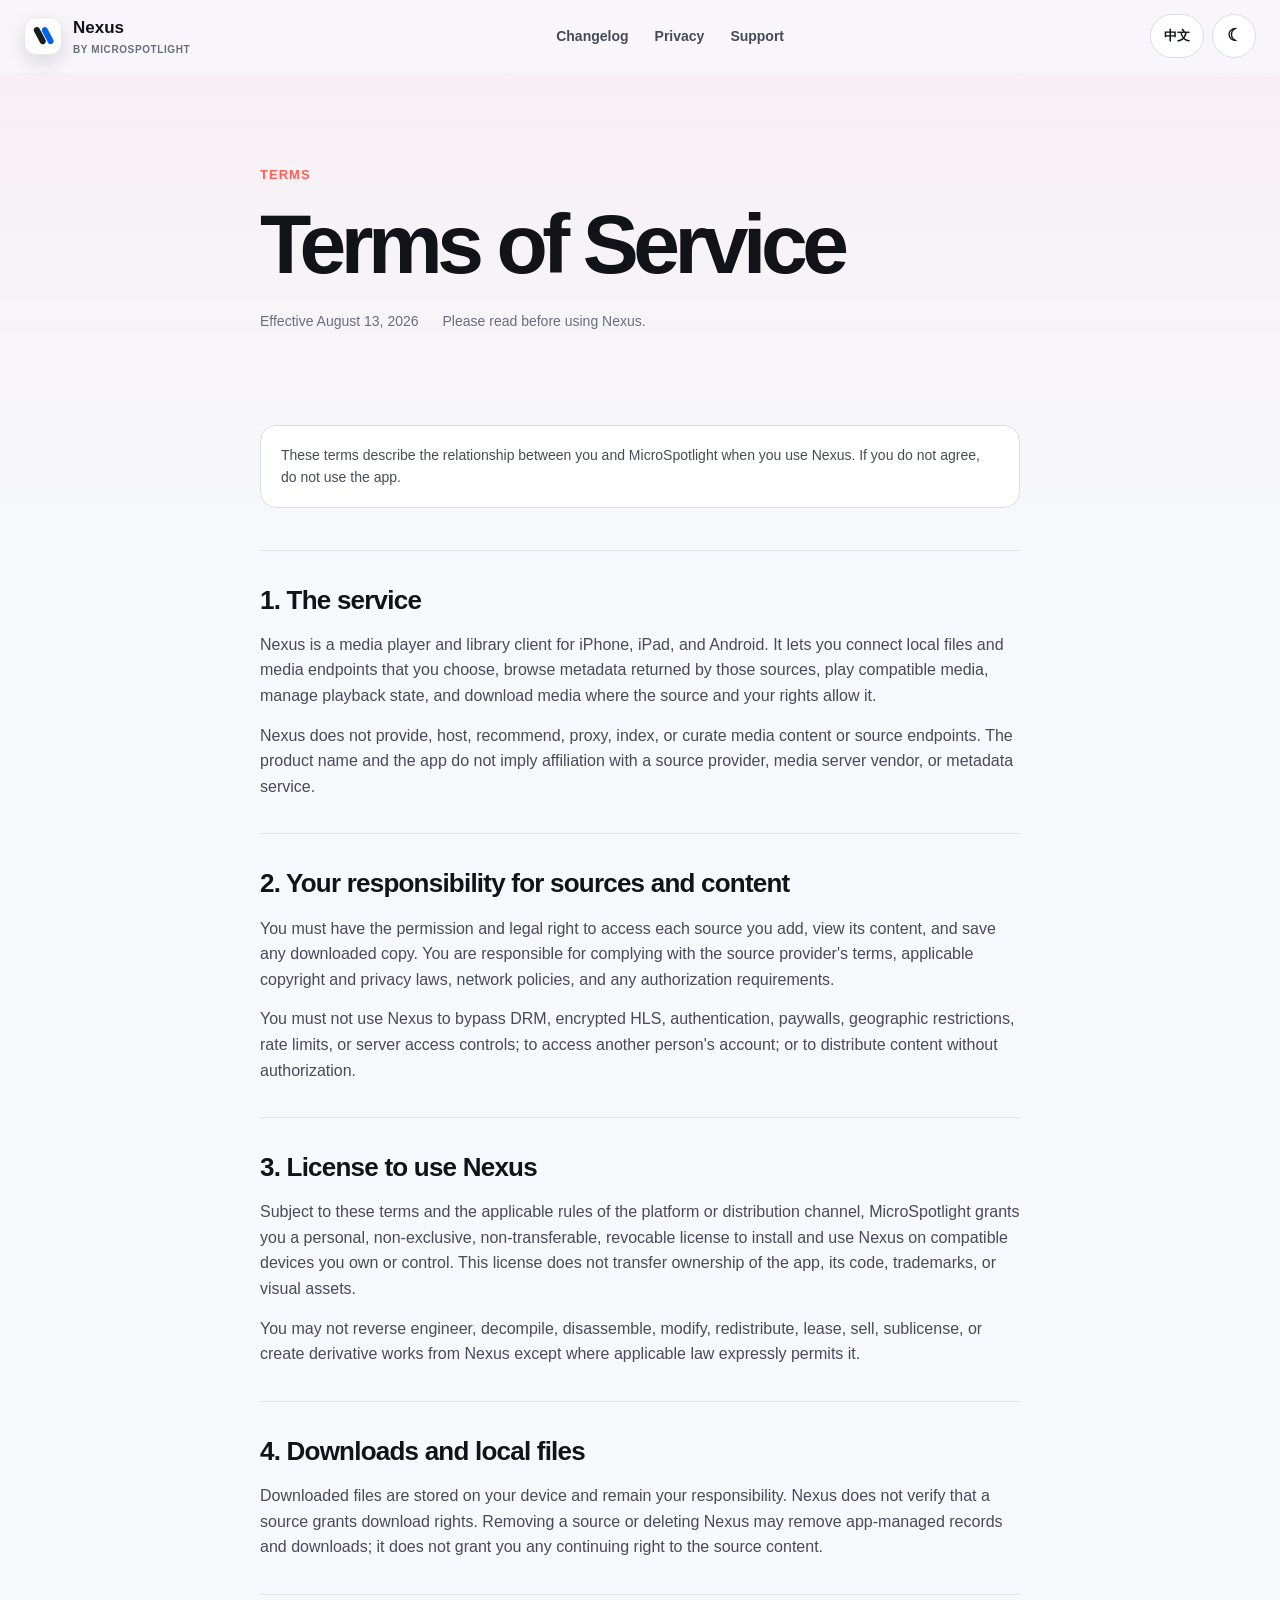
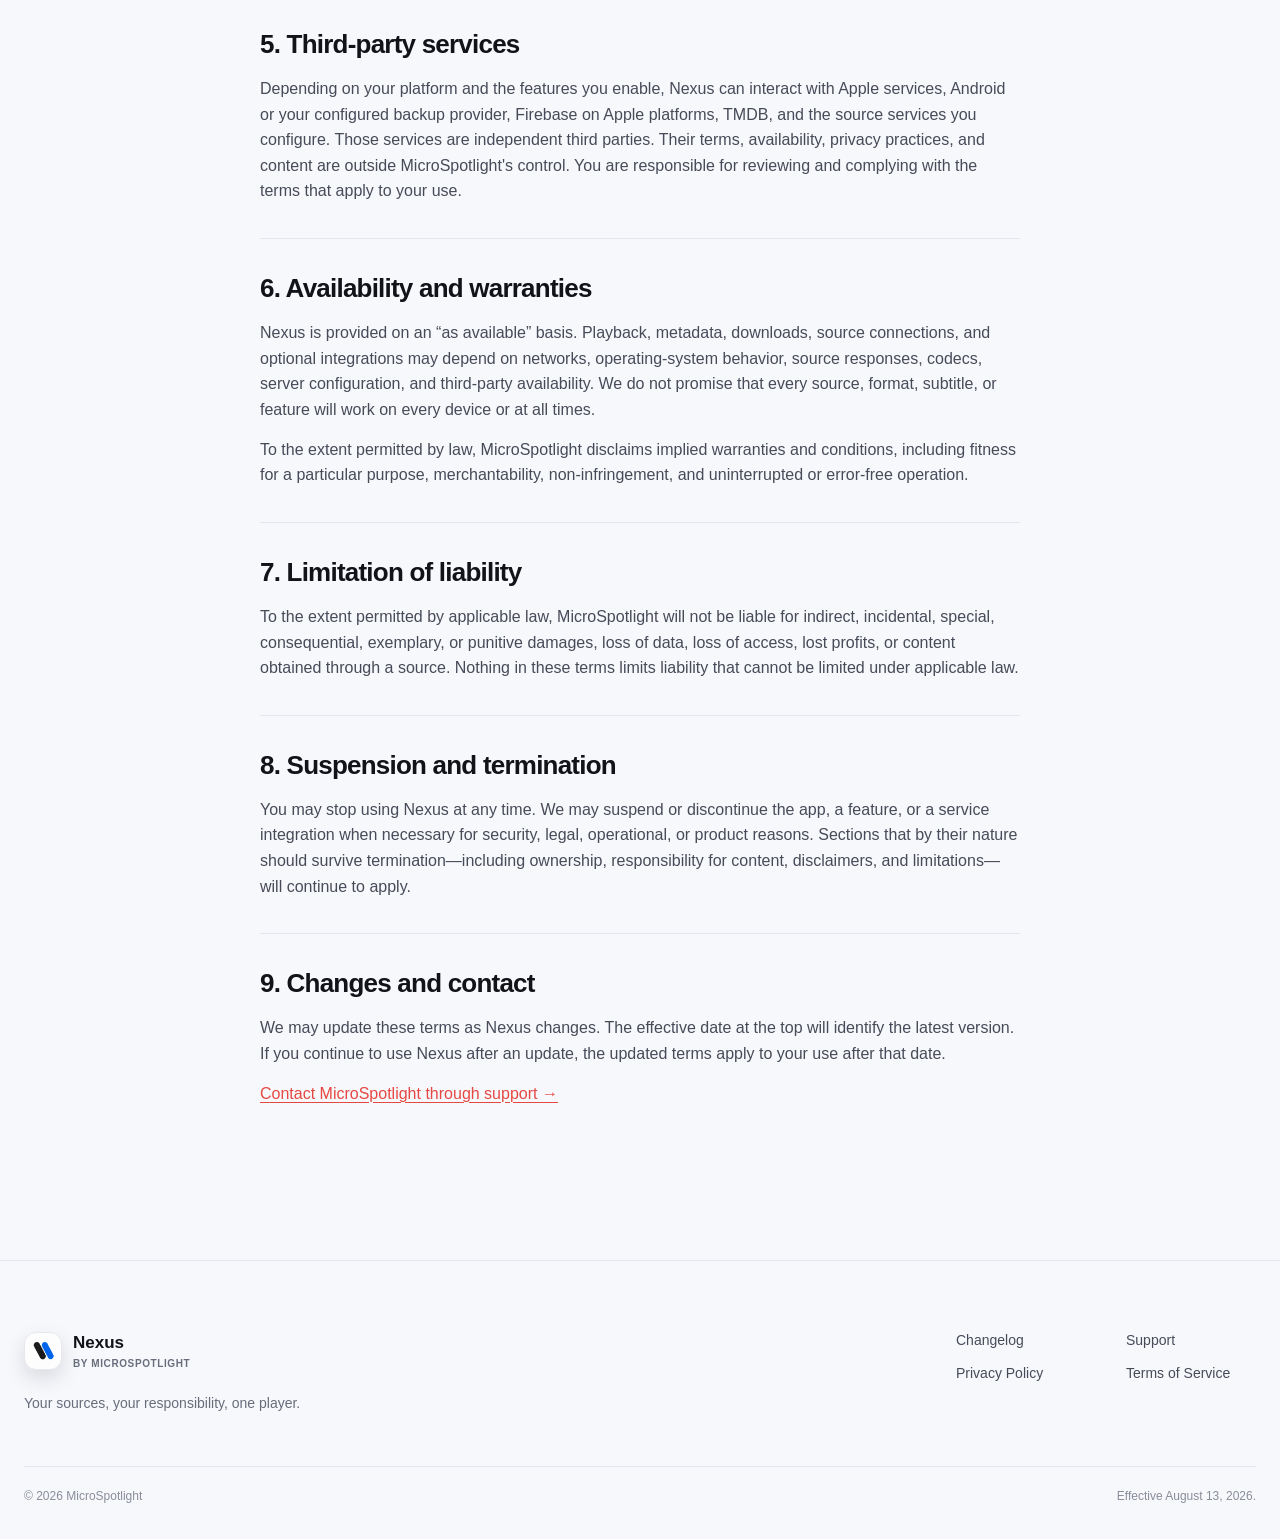
<file: terms/index.html>
<!doctype html>
<html lang="en" data-language="en">
  <head>
    <meta charset="utf-8" />
    <meta name="viewport" content="width=device-width, initial-scale=1" />
    <meta name="description" content="Terms of Service for Nexus by MicroSpotlight." />
    <meta name="theme-color" content="#f7f8fc" media="(prefers-color-scheme: light)" />
    <meta name="theme-color" content="#0a0a0b" media="(prefers-color-scheme: dark)" />
    <link rel="canonical" href="https://nexus.microspotlight.team/terms/" />
    <link rel="icon" type="image/png" sizes="1024x1024" href="../assets/nexus-app-icon-light.png?v=20260807" />
    <link rel="stylesheet" href="../assets/site.css" />
    <title>Terms of Service — Nexus by MicroSpotlight</title>
  </head>
  <body>
    <header class="site-header"><div class="header-inner page-shell"><a class="brand-link" href="../" aria-label="Nexus home"><span class="nexus-mark" aria-hidden="true"></span><span>Nexus<small>by MicroSpotlight</small></span></a><nav class="site-navigation" data-site-navigation aria-label="Main navigation"><a href="../changelog/"><span data-lang="en">Changelog</span><span data-lang="zh">变更日志</span></a><a href="../privacy/"><span data-lang="en">Privacy</span><span data-lang="zh">隐私政策</span></a><a href="../support/"><span data-lang="en">Support</span><span data-lang="zh">技术支持</span></a></nav><div class="header-actions"><button class="language-toggle" type="button" data-language-toggle>中文</button><button class="theme-toggle" type="button" data-theme-toggle aria-label="切换到深色主题" aria-pressed="false"><span class="moon" aria-hidden="true">☾</span><span class="sun" aria-hidden="true">☀</span></button><button class="menu-toggle" type="button" data-menu-toggle aria-label="Open navigation" aria-expanded="false"><span></span></button></div></div></header>

    <main class="reading-shell">
      <header class="document-hero" data-reveal><p class="eyebrow"><span data-lang="en">Terms</span><span data-lang="zh">条款</span></p><h1 class="page-title"><span data-lang="en">Terms of Service</span><span data-lang="zh">服务条款</span></h1><div class="document-meta"><span>Effective August 13, 2026</span><span data-lang="en">Please read before using Nexus.</span><span data-lang="zh">使用 Nexus 前请阅读。</span></div></header>

      <article class="legal-document">
        <div class="notice" data-reveal><span data-lang="en">These terms describe the relationship between you and MicroSpotlight when you use Nexus. If you do not agree, do not use the app.</span><span data-lang="zh">本条款说明你使用 Nexus 时与 MicroSpotlight 的关系。如果你不同意，请不要使用本 App。</span></div>
        <section data-reveal><h2><span data-lang="en">1. The service</span><span data-lang="zh">1. 服务内容</span></h2><p><span data-lang="en">Nexus is a media player and library client for iPhone, iPad, and Android. It lets you connect local files and media endpoints that you choose, browse metadata returned by those sources, play compatible media, manage playback state, and download media where the source and your rights allow it.</span><span data-lang="zh">Nexus 是面向 iPhone、iPad 与 Android 的媒体播放器和片库客户端。它允许你连接自己选择的本地文件和媒体接口，浏览来源返回的元数据，播放兼容媒体，并在来源和你的权利允许时管理下载。</span></p><p><span data-lang="en">Nexus does not provide, host, recommend, proxy, index, or curate media content or source endpoints. The product name and the app do not imply affiliation with a source provider, media server vendor, or metadata service.</span><span data-lang="zh">Nexus 不提供、托管、推荐、代理、索引或整理媒体内容及来源接口。产品名称和 App 不表示与来源提供商、媒体服务器厂商或元数据服务存在关联。</span></p></section>
        <section data-reveal><h2><span data-lang="en">2. Your responsibility for sources and content</span><span data-lang="zh">2. 你对来源和内容负责</span></h2><p><span data-lang="en">You must have the permission and legal right to access each source you add, view its content, and save any downloaded copy. You are responsible for complying with the source provider's terms, applicable copyright and privacy laws, network policies, and any authorization requirements.</span><span data-lang="zh">你必须拥有访问所添加来源、观看其内容以及保存下载副本所需的许可和合法权利。你应遵守来源提供商的条款、适用的版权和隐私法律、网络政策及授权要求。</span></p><p><span data-lang="en">You must not use Nexus to bypass DRM, encrypted HLS, authentication, paywalls, geographic restrictions, rate limits, or server access controls; to access another person's account; or to distribute content without authorization.</span><span data-lang="zh">你不得使用 Nexus 绕过 DRM、加密 HLS、登录鉴权、付费墙、地域限制、速率限制或服务器访问控制；不得访问他人账号，也不得未经授权分发内容。</span></p></section>
        <section data-reveal><h2><span data-lang="en">3. License to use Nexus</span><span data-lang="zh">3. Nexus 使用许可</span></h2><p><span data-lang="en">Subject to these terms and the applicable rules of the platform or distribution channel, MicroSpotlight grants you a personal, non-exclusive, non-transferable, revocable license to install and use Nexus on compatible devices you own or control. This license does not transfer ownership of the app, its code, trademarks, or visual assets.</span><span data-lang="zh">在遵守本条款以及适用平台或分发渠道规则的前提下，MicroSpotlight 授予你一项个人、非排他、不可转让且可撤销的许可，用于在你拥有或控制的兼容设备上安装和使用 Nexus。本许可不转让 App、代码、商标或视觉资产的所有权。</span></p><p><span data-lang="en">You may not reverse engineer, decompile, disassemble, modify, redistribute, lease, sell, sublicense, or create derivative works from Nexus except where applicable law expressly permits it.</span><span data-lang="zh">除适用法律明确允许外，你不得对 Nexus 进行逆向工程、反编译、反汇编、修改、再分发、出租、出售、再许可或制作衍生作品。</span></p></section>
        <section data-reveal><h2><span data-lang="en">4. Downloads and local files</span><span data-lang="zh">4. 下载与本地文件</span></h2><p><span data-lang="en">Downloaded files are stored on your device and remain your responsibility. Nexus does not verify that a source grants download rights. Removing a source or deleting Nexus may remove app-managed records and downloads; it does not grant you any continuing right to the source content.</span><span data-lang="zh">下载文件保存在你的设备上，由你负责。Nexus 不验证来源是否授予下载权利。移除来源或删除 Nexus 可能删除 App 管理的记录和下载文件，但不会赋予你继续使用来源内容的权利。</span></p></section>
        <section data-reveal><h2><span data-lang="en">5. Third-party services</span><span data-lang="zh">5. 第三方服务</span></h2><p><span data-lang="en">Depending on your platform and the features you enable, Nexus can interact with Apple services, Android or your configured backup provider, Firebase on Apple platforms, TMDB, and the source services you configure. Those services are independent third parties. Their terms, availability, privacy practices, and content are outside MicroSpotlight's control. You are responsible for reviewing and complying with the terms that apply to your use.</span><span data-lang="zh">根据你使用的平台和启用的功能，Nexus 可能与 Apple 服务、Android 或你配置的备份服务商、Apple 平台上的 Firebase、TMDB 以及你配置的来源服务交互。这些服务都是独立的第三方，其条款、可用性、隐私实践和内容不受 MicroSpotlight 控制。你应自行查看并遵守适用于你使用行为的条款。</span></p></section>
        <section data-reveal><h2><span data-lang="en">6. Availability and warranties</span><span data-lang="zh">6. 可用性与保证</span></h2><p><span data-lang="en">Nexus is provided on an “as available” basis. Playback, metadata, downloads, source connections, and optional integrations may depend on networks, operating-system behavior, source responses, codecs, server configuration, and third-party availability. We do not promise that every source, format, subtitle, or feature will work on every device or at all times.</span><span data-lang="zh">Nexus 按“现有状态”提供。播放、元数据、下载、来源连接和可选集成可能取决于网络、操作系统行为、来源响应、编解码器、服务器配置及第三方可用性。我们不保证每个来源、格式、字幕或功能在所有设备或所有时间都能工作。</span></p><p><span data-lang="en">To the extent permitted by law, MicroSpotlight disclaims implied warranties and conditions, including fitness for a particular purpose, merchantability, non-infringement, and uninterrupted or error-free operation.</span><span data-lang="zh">在法律允许的范围内，MicroSpotlight 不作任何默示保证或条件承诺，包括适销性、特定用途适用性、不侵权，以及持续或无错误运行。</span></p></section>
        <section data-reveal><h2><span data-lang="en">7. Limitation of liability</span><span data-lang="zh">7. 责任限制</span></h2><p><span data-lang="en">To the extent permitted by applicable law, MicroSpotlight will not be liable for indirect, incidental, special, consequential, exemplary, or punitive damages, loss of data, loss of access, lost profits, or content obtained through a source. Nothing in these terms limits liability that cannot be limited under applicable law.</span><span data-lang="zh">在适用法律允许的范围内，MicroSpotlight 不对间接、附带、特殊、后果性、惩罚性损害、数据丢失、访问丢失、利润损失或通过来源获得的内容承担责任。本条款不限制适用法律不允许限制的责任。</span></p></section>
        <section data-reveal><h2><span data-lang="en">8. Suspension and termination</span><span data-lang="zh">8. 暂停与终止</span></h2><p><span data-lang="en">You may stop using Nexus at any time. We may suspend or discontinue the app, a feature, or a service integration when necessary for security, legal, operational, or product reasons. Sections that by their nature should survive termination—including ownership, responsibility for content, disclaimers, and limitations—will continue to apply.</span><span data-lang="zh">你可以随时停止使用 Nexus。出于安全、法律、运营或产品原因，我们可能暂停或停止 App、某项功能或服务集成。依其性质应在终止后继续有效的条款，包括所有权、内容责任、免责声明和责任限制，仍然有效。</span></p></section>
        <section data-reveal><h2><span data-lang="en">9. Changes and contact</span><span data-lang="zh">9. 条款变更与联系</span></h2><p><span data-lang="en">We may update these terms as Nexus changes. The effective date at the top will identify the latest version. If you continue to use Nexus after an update, the updated terms apply to your use after that date.</span><span data-lang="zh">随着 Nexus 变化，我们可能更新本条款。顶部生效日期标识最新版本。如果你在更新后继续使用 Nexus，更新后的条款适用于日期之后的使用。</span></p><p><a href="../support/"><span data-lang="en">Contact MicroSpotlight through support →</span><span data-lang="zh">通过技术支持联系 MicroSpotlight →</span></a></p></section>
      </article>
    </main>

    <footer class="site-footer"><div class="page-shell"><div class="footer-grid"><div class="footer-statement"><a class="brand-link" href="../"><span class="nexus-mark" aria-hidden="true"></span><span>Nexus<small>by MicroSpotlight</small></span></a><p><span data-lang="en">Your sources, your responsibility, one player.</span><span data-lang="zh">你的来源，你的责任，一个播放器。</span></p></div><nav class="footer-links" aria-label="Footer navigation"><a href="../changelog/"><span data-lang="en">Changelog</span><span data-lang="zh">变更日志</span></a><a href="../support/"><span data-lang="en">Support</span><span data-lang="zh">技术支持</span></a><a href="../privacy/"><span data-lang="en">Privacy Policy</span><span data-lang="zh">隐私政策</span></a><a href="./"><span data-lang="en">Terms of Service</span><span data-lang="zh">服务条款</span></a></nav></div><div class="footer-bottom"><span>© <span data-current-year>2026</span> MicroSpotlight</span><span><span data-lang="en">Effective August 13, 2026.</span><span data-lang="zh">生效日期：2026 年 8 月 13 日。</span></span></div></div></footer>
    <script src="../assets/site.js" defer></script>
  </body>
</html>
</file>
<file: assets/site.css>
@layer reset, tokens, base, components, pages, utilities;

@layer reset {
  *, *::before, *::after { box-sizing: border-box; }
  html { scroll-behavior: smooth; }
  body, h1, h2, h3, p, ul, ol, figure, blockquote { margin: 0; }
  img { display: block; max-width: 100%; }
  button, input, textarea { font: inherit; }
  button, a { -webkit-tap-highlight-color: transparent; }
}

@layer tokens {
  :root {
    color-scheme: light dark;
    --accent: #ff5e57;
    --accent-strong: #e54842;
    --accent-soft: #ffe3e1;
    --background: #f7f8fc;
    --panel: #ffffff;
    --panel-strong: #eef0f6;
    --ink: #111319;
    --secondary: #474b58;
    --muted: #686d7c;
    --subtle: #898d9a;
    --border: #d8dce5;
    --separator: #e2e5ec;
    --success: #30a853;
    --shadow: 0 28px 80px rgb(17 19 25 / 12%);
    --shadow-soft: 0 16px 48px rgb(17 19 25 / 8%);
    --page: min(1240px, calc(100vw - 48px));
    --reading: 760px;
    --radius-s: 12px;
    --radius-m: 16px;
    --radius-l: 24px;
    --radius-xl: 32px;
    --ease: cubic-bezier(.2, .8, .2, 1);
  }

  @media (prefers-color-scheme: dark) {
    :root {
      --accent: #ff6b65;
      --accent-strong: #ff827d;
      --accent-soft: #3c1f20;
      --background: #0a0a0b;
      --panel: #141416;
      --panel-strong: #1c1c1f;
      --ink: #f5f5f7;
      --secondary: #a5a5aa;
      --muted: #8b8b91;
      --subtle: #717176;
      --border: rgb(255 255 255 / 9%);
      --separator: rgb(255 255 255 / 6%);
      --success: #52d273;
      --shadow: 0 30px 100px rgb(0 0 0 / 38%);
      --shadow-soft: 0 18px 60px rgb(0 0 0 / 24%);
    }
  }

  :root[data-theme="light"] {
    color-scheme: light;
    --accent: #ff5e57; --accent-strong: #e54842; --accent-soft: #ffe3e1;
    --background: #f7f8fc; --panel: #ffffff; --panel-strong: #eef0f6;
    --ink: #111319; --secondary: #474b58; --muted: #686d7c; --subtle: #898d9a;
    --border: #d8dce5; --separator: #e2e5ec; --success: #30a853;
    --shadow: 0 28px 80px rgb(17 19 25 / 12%); --shadow-soft: 0 16px 48px rgb(17 19 25 / 8%);
  }

  :root[data-theme="dark"] {
    color-scheme: dark;
    --accent: #ff6b65; --accent-strong: #ff827d; --accent-soft: #3c1f20;
    --background: #0a0a0b; --panel: #141416; --panel-strong: #1c1c1f;
    --ink: #f5f5f7; --secondary: #a5a5aa; --muted: #8b8b91; --subtle: #717176;
    --border: rgb(255 255 255 / 9%); --separator: rgb(255 255 255 / 6%); --success: #52d273;
    --shadow: 0 30px 100px rgb(0 0 0 / 38%); --shadow-soft: 0 18px 60px rgb(0 0 0 / 24%);
  }
}

@layer base {
  body {
    min-width: 320px;
    color: var(--ink);
    background: var(--background);
    font-family: -apple-system, BlinkMacSystemFont, "SF Pro Text", "Segoe UI", Roboto, "PingFang SC", "Helvetica Neue", sans-serif;
    font-size: 17px;
    line-height: 1.6;
    text-rendering: optimizeLegibility;
  }

  body::before {
    position: fixed;
    inset: 0 0 auto;
    z-index: -1;
    height: 520px;
    background: linear-gradient(180deg, color-mix(in oklab, var(--accent), transparent 94%), transparent);
    content: "";
    pointer-events: none;
  }

  a { color: inherit; text-decoration-thickness: 1px; text-underline-offset: .2em; }
  button { color: inherit; border: 0; cursor: pointer; }
  :focus-visible { outline: 3px solid color-mix(in oklab, var(--accent), white 15%); outline-offset: 3px; }
  ::selection { color: #111319; background: #ffc1bd; }

  [data-lang] { display: none; }
  html[data-language="en"] [data-lang="en"],
  html[data-language="zh"] [data-lang="zh"] { display: revert; }

  .page-shell { width: var(--page); margin-inline: auto; }
  .reading-shell { width: min(var(--reading), calc(100vw - 48px)); margin-inline: auto; }
}

@layer components {
  .site-header {
    position: sticky;
    top: 0;
    z-index: 40;
    border-bottom: 1px solid transparent;
    background: color-mix(in oklab, var(--background), transparent 12%);
    backdrop-filter: blur(24px) saturate(140%);
  }

  .header-inner {
    display: grid;
    grid-template-columns: auto 1fr auto;
    align-items: center;
    min-height: 72px;
    gap: 28px;
  }

  .brand-link { display: inline-flex; align-items: center; gap: 11px; font-size: 17px; font-weight: 750; text-decoration: none; }
  .brand-link small { display: block; color: var(--muted); font-size: 10px; font-weight: 600; letter-spacing: .06em; text-transform: uppercase; }

  .nexus-mark {
    position: relative;
    display: inline-block;
    width: 38px;
    height: 38px;
    flex: 0 0 auto;
    overflow: hidden;
    border: 1px solid color-mix(in oklab, var(--border), white 35%);
    border-radius: 12px;
    background: #f5f5f7 url("./nexus-app-icon-light.png") center / cover no-repeat;
    box-shadow: 0 8px 20px rgb(17 19 25 / 13%);
  }

  :root[data-theme="dark"] .nexus-mark { background-image: url("./nexus-app-icon-dark.png"); }

  .site-navigation { display: flex; align-items: center; justify-content: center; gap: 26px; }
  .site-navigation a { color: var(--secondary); font-size: 14px; font-weight: 600; text-decoration: none; transition: color 180ms var(--ease); }
  .site-navigation a:hover, .site-navigation a[aria-current="page"] { color: var(--ink); }

  .header-actions { display: flex; align-items: center; gap: 8px; }
  .language-toggle, .theme-toggle, .menu-toggle {
    display: grid;
    min-width: 44px;
    height: 44px;
    place-items: center;
    padding-inline: 13px;
    border: 1px solid var(--border);
    border-radius: 999px;
    background: var(--panel);
    font-size: 13px;
    font-weight: 700;
  }
  .theme-toggle { width: 44px; padding: 0; font-size: 17px; }
  .theme-toggle .sun { display: none; }
  :root[data-theme="dark"] .theme-toggle .sun { display: inline; }
  :root[data-theme="dark"] .theme-toggle .moon { display: none; }
  .menu-toggle { display: none; width: 44px; padding: 0; }
  .menu-toggle span, .menu-toggle::before, .menu-toggle::after { width: 17px; height: 1.5px; border-radius: 2px; background: currentColor; content: ""; }
  .menu-toggle { align-content: center; gap: 4px; }

  .eyebrow { color: var(--accent); font-size: 13px; font-weight: 760; letter-spacing: .08em; text-transform: uppercase; }
  .display-title { max-width: 1020px; font-size: clamp(54px, 8.5vw, 112px); line-height: .92; letter-spacing: -.075em; text-wrap: balance; }
  .section-title { max-width: 900px; font-size: clamp(42px, 6vw, 76px); line-height: .98; letter-spacing: -.062em; text-wrap: balance; }
  .page-title { font-size: clamp(48px, 7vw, 84px); line-height: .96; letter-spacing: -.065em; text-wrap: balance; }
  .lede { max-width: 760px; color: var(--secondary); font-size: clamp(19px, 2.2vw, 26px); line-height: 1.45; text-wrap: pretty; }

  .button-row { display: flex; flex-wrap: wrap; gap: 12px; }
  .button {
    display: inline-flex;
    align-items: center;
    justify-content: center;
    min-height: 52px;
    padding: 0 21px;
    border: 1px solid transparent;
    border-radius: 16px;
    font-size: 15px;
    font-weight: 750;
    text-decoration: none;
    transition: transform 180ms var(--ease), background 180ms var(--ease), border-color 180ms var(--ease);
  }
  .button:hover { transform: translateY(-2px); }
  .button.primary { color: white; background: var(--accent); box-shadow: 0 16px 34px color-mix(in oklab, var(--accent), transparent 72%); }
  .button.primary:hover { background: var(--accent-strong); }
  .button.secondary { border-color: var(--border); background: var(--panel); }
  .button.pending { cursor: default; }
  .button.pending:hover { transform: none; }
  .button[data-download-state="unavailable"] { color: var(--muted); border-style: dashed; background: var(--panel-strong); }
  .button[data-download-state="available"] { color: white; border-color: var(--accent); background: var(--accent); box-shadow: 0 16px 34px color-mix(in oklab, var(--accent), transparent 72%); }
  .button[data-download-state="available"]:hover { border-color: var(--accent-strong); background: var(--accent-strong); }

  .status-pill { display: inline-flex; align-items: center; justify-self: start; min-height: 34px; padding: 0 12px; gap: 8px; border: 1px solid var(--border); border-radius: 999px; color: var(--secondary); background: var(--panel); font-size: 13px; font-weight: 650; }
  .status-pill::before { width: 7px; height: 7px; border-radius: 50%; background: var(--success); content: ""; box-shadow: 0 0 0 4px color-mix(in oklab, var(--success), transparent 86%); }

  .site-footer { padding: 68px 0 32px; border-top: 1px solid var(--separator); }
  .footer-grid { display: grid; grid-template-columns: 1fr auto; align-items: start; gap: 48px; }
  .footer-statement { max-width: 520px; }
  .footer-statement p { margin-top: 14px; color: var(--muted); font-size: 14px; }
  .footer-links { display: grid; grid-template-columns: repeat(2, minmax(130px, 1fr)); gap: 10px 40px; }
  .footer-links a { color: var(--secondary); font-size: 14px; text-decoration: none; }
  .footer-links a:hover { color: var(--ink); }
  .footer-bottom { display: flex; justify-content: space-between; margin-top: 52px; padding-top: 20px; border-top: 1px solid var(--separator); color: var(--subtle); font-size: 12px; }

  html.js [data-reveal] { opacity: 0; transform: translateY(18px); transition: opacity 600ms var(--ease), transform 700ms var(--ease); }
  html.js [data-reveal].is-visible { opacity: 1; transform: none; }
}

@layer pages {
  .hero { padding: clamp(64px, 7vw, 104px) 0 112px; }
  .hero-layout { display: grid; grid-template-columns: minmax(0, .9fr) minmax(520px, 1.1fr); align-items: center; gap: clamp(56px, 7vw, 112px); }
  .hero-copy { display: grid; align-content: center; gap: 26px; }
  .hero-signature { display: flex; align-items: center; gap: 16px; }
  .hero-icon { width: 72px; height: 72px; border-radius: 18px; box-shadow: var(--shadow-soft); }
  .hero-icon-dark { display: none; }
  :root[data-theme="dark"] .hero-icon-light { display: none; }
  :root[data-theme="dark"] .hero-icon-dark { display: block; }
  .availability-stack { display: flex; flex-wrap: wrap; gap: 7px; }
  .availability-badge { display: inline-flex; align-items: center; min-height: 30px; padding: 0 10px; border: 1px solid var(--border); border-radius: 999px; color: var(--muted); background: var(--panel); font-size: 12px; font-weight: 700; }
  .availability-badge.is-live { color: var(--success); }
  .availability-badge.is-live::before { width: 6px; height: 6px; margin-right: 7px; border-radius: 50%; background: currentColor; content: ""; box-shadow: 0 0 0 4px color-mix(in oklab, currentColor, transparent 88%); }
  .hero-copy .display-title { max-width: 760px; font-size: clamp(62px, 7.4vw, 104px); }
  .hero-copy .lede { max-width: 660px; }
  .hero-actions { margin-top: 8px; }
  .hero-footnote { color: var(--muted); font-size: 13px; }

  .product-stage {
    position: relative;
    min-height: clamp(610px, 56vw, 760px);
    overflow: hidden;
    isolation: isolate;
    border-radius: 32px;
    background:
      radial-gradient(circle at 78% 18%, color-mix(in oklab, var(--accent), transparent 74%), transparent 34%),
      linear-gradient(145deg, var(--panel-strong), color-mix(in oklab, var(--panel), var(--background) 30%));
    box-shadow: inset 0 0 0 1px var(--border), var(--shadow-soft);
  }
  .stage-orbit { position: absolute; border: 1px solid color-mix(in oklab, var(--ink), transparent 90%); border-radius: 50%; pointer-events: none; }
  .orbit-one { top: -18%; right: -24%; width: 76%; aspect-ratio: 1; }
  .orbit-two { right: -4%; bottom: -30%; width: 88%; aspect-ratio: 1; }
  .ipad-shot {
    position: absolute;
    top: 9%;
    left: 8%;
    z-index: 1;
    width: 70%;
    height: auto;
    border: 7px solid color-mix(in oklab, var(--panel), black 7%);
    border-radius: 24px;
    background: var(--panel);
    box-shadow: var(--shadow);
  }
  .iphone-shot {
    position: absolute;
    right: 8%;
    bottom: 8%;
    z-index: 2;
    width: 29%;
    height: auto;
    border: 6px solid #101014;
    border-radius: 36px;
    background: #101014;
    box-shadow: var(--shadow);
  }
  .stage-caption { position: absolute; bottom: 6%; left: 6%; z-index: 3; display: inline-flex; max-width: 48%; align-items: center; padding: 11px 13px; gap: 9px; border: 1px solid color-mix(in oklab, var(--border), transparent 15%); border-radius: 14px; background: color-mix(in oklab, var(--panel), transparent 8%); box-shadow: var(--shadow-soft); backdrop-filter: blur(18px); color: var(--secondary); font-size: 12px; font-weight: 700; }
  .stage-caption-dot { width: 7px; height: 7px; flex: 0 0 auto; border-radius: 50%; background: var(--success); }

  .source-ribbon { display: grid; grid-template-columns: auto 1fr; align-items: center; margin-top: 54px; padding: 18px 0; gap: 32px; border-top: 1px solid var(--separator); border-bottom: 1px solid var(--separator); }
  .source-ribbon > p { color: var(--muted); font-size: 12px; font-weight: 760; letter-spacing: .06em; text-transform: uppercase; }
  .source-ribbon-list { display: flex; justify-content: flex-end; flex-wrap: wrap; gap: 8px; }
  .source-ribbon-list span { padding: 7px 10px; border: 1px solid var(--border); border-radius: 10px; color: var(--secondary); background: var(--panel); font-size: 12px; font-weight: 650; }

  .platform-section { padding: 144px 0; }
  .section-heading { display: grid; grid-template-columns: minmax(0, 1.25fr) minmax(300px, .75fr); align-items: end; gap: 72px; }
  .section-heading .eyebrow { margin-bottom: 18px; }
  .section-intro { max-width: 560px; color: var(--secondary); font-size: 18px; }
  .platform-grid { display: grid; grid-template-columns: repeat(2, minmax(0, 1fr)); margin-top: 72px; gap: 18px; }
  .platform-card { display: grid; min-height: 610px; padding: clamp(30px, 4vw, 48px); align-content: space-between; gap: 36px; overflow: hidden; border: 1px solid var(--border); border-radius: 28px; background: var(--panel); box-shadow: var(--shadow-soft); }
  .android-card { background:
      linear-gradient(160deg, color-mix(in oklab, var(--success), transparent 92%), transparent 45%),
      var(--panel); }
  .ios-card { background:
      linear-gradient(160deg, color-mix(in oklab, #5b8cff, transparent 91%), transparent 45%),
      var(--panel); }
  .platform-card-top { display: flex; align-items: center; justify-content: space-between; gap: 16px; }
  .platform-wordmark { font-size: 15px; font-weight: 800; letter-spacing: -.01em; }
  .platform-state { display: inline-flex; min-height: 30px; align-items: center; padding: 0 10px; border: 1px solid var(--border); border-radius: 999px; color: var(--muted); background: color-mix(in oklab, var(--panel), transparent 5%); font-size: 11px; font-weight: 760; letter-spacing: .04em; text-transform: uppercase; }
  .platform-state.is-live { color: var(--success); }
  .platform-card h3 { max-width: 530px; font-size: clamp(34px, 4vw, 54px); line-height: 1.02; letter-spacing: -.055em; text-wrap: balance; }
  .platform-card h3 + p { max-width: 560px; margin-top: 18px; color: var(--secondary); font-size: 16px; }
  .platform-meta { display: grid; padding: 0; list-style: none; border-top: 1px solid var(--separator); }
  .platform-meta li { display: flex; align-items: center; min-height: 48px; border-bottom: 1px solid var(--separator); color: var(--secondary); font-size: 13px; }
  .platform-meta li::before { width: 6px; height: 6px; margin-right: 10px; border-radius: 50%; background: var(--accent); content: ""; }
  .platform-card-actions { display: grid; justify-items: start; gap: 14px; }
  .platform-card-actions .button { min-width: min(100%, 300px); }
  .hero-note { color: var(--muted); font-size: 12px; }
  .text-link { color: var(--secondary); font-size: 13px; font-weight: 700; text-decoration: none; }
  .text-link:hover { color: var(--ink); }

  .boundary-band { padding: 118px 0; color: #f5f5f7; background: #0a0a0b; }
  .boundary-grid { display: grid; grid-template-columns: minmax(0, 1.25fr) minmax(280px, .75fr); align-items: end; gap: 72px; }
  .boundary-grid p { color: #a5a5aa; }
  .boundary-note { padding-left: 24px; border-left: 1px solid rgb(255 255 255 / 16%); }
  .boundary-note strong { display: block; margin-bottom: 8px; color: #f5f5f7; font-size: 18px; }
  .boundary-values { display: grid; grid-template-columns: repeat(3, 1fr); margin-top: 34px; border-top: 1px solid rgb(255 255 255 / 12%); }
  .boundary-values > span { display: grid; padding: 20px 10px 0 0; gap: 3px; }
  .boundary-values b { color: #f5f5f7; font-size: 24px; letter-spacing: -.04em; }
  .boundary-values small { color: #85858b; font-size: 10px; font-weight: 700; letter-spacing: .06em; text-transform: uppercase; }

  .narrative { padding: 144px 0; }
  .narrative-head { display: grid; gap: 22px; }
  .experience-grid { display: grid; grid-template-columns: repeat(3, minmax(0, 1fr)); margin-top: 72px; gap: 14px; }
  .experience-card { display: grid; min-height: 390px; padding: clamp(26px, 3vw, 38px); align-content: space-between; gap: 30px; border: 1px solid var(--border); border-radius: 24px; background: var(--panel); }
  .feature-number { color: var(--accent); font-size: 14px; font-weight: 760; }
  .experience-card h3 { align-self: end; font-size: clamp(26px, 3vw, 38px); line-height: 1.06; letter-spacing: -.04em; }
  .experience-card p { color: var(--secondary); font-size: 15px; }

  .device-section { padding: 0 0 144px; }
  .device-frame { display: grid; grid-template-columns: 1.3fr .7fr; align-items: stretch; overflow: hidden; border: 1px solid var(--border); border-radius: 32px; background: var(--panel); box-shadow: var(--shadow-soft); }
  .device-frame figure { min-height: 620px; overflow: hidden; background: var(--panel-strong); }
  .device-frame figure img { width: 100%; height: 100%; object-fit: cover; object-position: top; }
  .device-copy { display: flex; min-height: 620px; flex-direction: column; justify-content: space-between; padding: clamp(36px, 5vw, 68px); }
  .device-copy h2 { margin-top: 15px; font-size: clamp(40px, 5vw, 66px); line-height: .98; letter-spacing: -.06em; }
  .device-copy h2 + p { margin-top: 24px; color: var(--secondary); font-size: 16px; }
  .capability-list { display: grid; grid-template-columns: repeat(2, minmax(0, 1fr)); border-top: 1px solid var(--separator); }
  .capability-list span { padding: 14px 8px 14px 0; border-bottom: 1px solid var(--separator); color: var(--secondary); font-size: 12px; font-weight: 700; }

  .privacy-section { padding: 120px 0; border-top: 1px solid var(--separator); }
  .privacy-layout { display: grid; grid-template-columns: minmax(0, 1fr) minmax(300px, .75fr); gap: 92px; }
  .privacy-intro { max-width: 640px; margin-top: 26px; color: var(--secondary); font-size: 17px; }
  .privacy-points { display: grid; border-top: 1px solid var(--separator); }
  .privacy-point { display: grid; grid-template-columns: 42px 1fr; padding: 24px 0; gap: 14px; border-bottom: 1px solid var(--separator); }
  .privacy-index { color: var(--accent); font-size: 11px; font-weight: 800; }
  .privacy-point strong { display: block; margin-bottom: 6px; }
  .privacy-point p { color: var(--secondary); font-size: 15px; }
  .privacy-points > .button { justify-self: start; margin-top: 24px; }

  .final-cta { padding: 126px 0; color: #f5f5f7; background: var(--accent); }
  .final-cta .eyebrow { margin-bottom: 18px; color: rgb(255 255 255 / 76%); }
  .final-cta .section-title { max-width: 1000px; }
  .final-cta p { max-width: 640px; margin-top: 24px; color: rgb(255 255 255 / 78%); font-size: 19px; }
  .final-cta .button-row { margin-top: 34px; }
  .final-cta .button.primary { color: #111319; background: white; box-shadow: none; }
  .final-cta .button.secondary { color: white; border-color: rgb(255 255 255 / 28%); background: transparent; }

  .document-hero { padding: 92px 0 56px; }
  .document-hero .eyebrow { margin-bottom: 18px; }
  .document-meta { display: flex; flex-wrap: wrap; margin-top: 26px; gap: 10px 24px; color: var(--muted); font-size: 14px; }

  .legal-document { padding: 36px 0 120px; }
  .legal-document section { padding: 34px 0; border-top: 1px solid var(--separator); }
  .legal-document h2 { margin-bottom: 16px; font-size: 26px; line-height: 1.2; letter-spacing: -.03em; }
  .legal-document h3 { margin: 24px 0 9px; font-size: 18px; }
  .legal-document p, .legal-document li { color: var(--secondary); font-size: 16px; }
  .legal-document p + p { margin-top: 14px; }
  .legal-document ul, .legal-document ol { display: grid; margin: 15px 0 0; padding-left: 1.3em; gap: 9px; }
  .legal-document a { color: var(--accent-strong); }
  .notice { margin-bottom: 42px; padding: 18px 20px; border: 1px solid var(--border); border-radius: 16px; color: var(--secondary); background: var(--panel); font-size: 14px; }
  .policy-platform-grid { display: grid; grid-template-columns: repeat(2, minmax(0, 1fr)); margin: 0 0 42px; gap: 12px; }
  .policy-platform-card { padding: 20px; border: 1px solid var(--border); border-radius: 18px; background: var(--panel); }
  .policy-platform-card strong { display: block; margin-bottom: 7px; font-size: 15px; }
  .policy-platform-card p { color: var(--secondary); font-size: 13px; }
  .policy-label { display: inline-flex; margin-bottom: 18px; padding: 5px 8px; border-radius: 8px; color: var(--accent-strong); background: var(--accent-soft); font-size: 10px; font-weight: 800; letter-spacing: .06em; text-transform: uppercase; }

  .release-list { padding: 24px 0 120px; }
  .release { display: grid; grid-template-columns: 190px 1fr; padding: 48px 0; gap: 48px; border-top: 1px solid var(--separator); }
  .release-version { font-size: 30px; font-weight: 780; letter-spacing: -.04em; }
  .release-state { display: block; margin-top: 6px; color: var(--accent); font-size: 12px; font-weight: 750; letter-spacing: .06em; text-transform: uppercase; }
  .release h2 { font-size: 30px; letter-spacing: -.035em; }
  .release ul { display: grid; margin: 20px 0 0; padding-left: 1.2em; gap: 10px; color: var(--secondary); }

  .support-grid { display: grid; grid-template-columns: minmax(0, 1fr) minmax(300px, .55fr); padding: 28px 0 120px; gap: 64px; }
  .support-main { border-top: 1px solid var(--separator); }
  .faq { padding: 28px 0; border-bottom: 1px solid var(--separator); }
  .faq h2 { margin-bottom: 10px; font-size: 22px; letter-spacing: -.025em; }
  .faq p, .faq li { color: var(--secondary); font-size: 15px; }
  .faq ul { display: grid; margin-top: 12px; padding-left: 1.2em; gap: 7px; }
  .support-panel { position: sticky; top: 104px; align-self: start; padding: 28px; border: 1px solid var(--border); border-radius: 24px; background: var(--panel); box-shadow: var(--shadow-soft); }
  .support-panel h2 { font-size: 24px; letter-spacing: -.035em; }
  .support-panel p { margin: 12px 0 22px; color: var(--secondary); font-size: 14px; }
  .support-panel .button { width: 100%; }
  .support-warning { margin-top: 18px; color: var(--muted); font-size: 12px; }

  .direction-canvas { width: min(1480px, calc(100vw - 48px)); margin: 0 auto; padding: 64px 0 120px; }
  .direction-intro { max-width: 820px; margin-bottom: 52px; }
  .direction-intro h1 { margin: 16px 0 18px; }
  .direction-grid { display: grid; grid-template-columns: repeat(3, minmax(0, 1fr)); gap: 18px; }
  .direction { min-height: 620px; overflow: hidden; border: 1px solid var(--border); border-radius: 24px; background: var(--panel); }
  .direction-label { padding: 20px; border-bottom: 1px solid var(--separator); }
  .direction-label strong { display: block; font-size: 13px; letter-spacing: .04em; text-transform: uppercase; }
  .direction-label p { margin-top: 5px; color: var(--muted); font-size: 12px; }
  .direction-body { min-height: 530px; padding: 30px; }
  .direction-body h2 { margin: 22px 0 16px; font-size: clamp(36px, 4vw, 62px); line-height: .94; letter-spacing: -.06em; }
  .direction-body p { color: var(--secondary); font-size: 14px; }
  .direction-a .mini-shot { width: 70%; margin: 42px auto 0; border: 5px solid #111; border-radius: 24px; box-shadow: var(--shadow-soft); }
  .direction-b { color: #f5f5f7; background: #0a0a0b; }
  .direction-b .direction-label { border-color: rgb(255 255 255 / 10%); }
  .direction-b .direction-body p { color: #a5a5aa; }
  .direction-b .signal { display: grid; margin-top: 50px; gap: 9px; }
  .direction-b .signal span { display: block; height: 1px; background: rgb(255 255 255 / 20%); }
  .direction-b .signal span:nth-child(2) { width: 74%; background: var(--accent); }
  .direction-b .signal span:nth-child(3) { width: 42%; }
  .direction-c .route { display: grid; margin-top: 42px; }
  .direction-c .route span { padding: 18px 0; border-bottom: 1px solid var(--separator); font-size: 13px; font-weight: 700; }
  .direction-c .route span::before { margin-right: 12px; color: var(--accent); content: attr(data-index); }
}

@layer utilities {
  .screen-reader-only { position: absolute; width: 1px; height: 1px; overflow: hidden; clip: rect(0 0 0 0); white-space: nowrap; }

  @media (max-width: 920px) {
    :root { --page: min(100% - 36px, 760px); }
    .header-inner { grid-template-columns: 1fr auto; }
    .menu-toggle { display: grid; }
    .site-navigation {
      position: absolute;
      top: 64px;
      right: 18px;
      display: none;
      width: min(290px, calc(100vw - 36px));
      padding: 12px;
      align-items: stretch;
      border: 1px solid var(--border);
      border-radius: 18px;
      background: var(--panel);
      box-shadow: var(--shadow-soft);
    }
    .site-navigation.is-open { display: grid; }
    .site-navigation a { min-height: 44px; padding: 10px 12px; border-radius: 10px; }
    .site-navigation a:hover { background: var(--panel-strong); }
    .header-actions { grid-column: 2; grid-row: 1; }
    .hero-layout, .section-heading, .boundary-grid, .privacy-layout, .device-frame, .support-grid { grid-template-columns: 1fr; }
    .hero-layout { gap: 64px; }
    .hero-copy { max-width: 700px; }
    .product-stage { min-height: 760px; }
    .source-ribbon { grid-template-columns: 1fr; gap: 14px; }
    .source-ribbon-list { justify-content: flex-start; }
    .section-heading { align-items: start; gap: 28px; }
    .platform-grid { grid-template-columns: 1fr; }
    .platform-card { min-height: 560px; }
    .boundary-grid { align-items: start; gap: 48px; }
    .boundary-note { padding: 24px 0 0; border-top: 1px solid rgb(255 255 255 / 16%); border-left: 0; }
    .experience-grid { grid-template-columns: 1fr; }
    .experience-card { min-height: 300px; }
    .device-frame figure { min-height: 480px; }
    .device-copy { min-height: 480px; }
    .support-panel { position: static; }
    .direction-grid { grid-template-columns: 1fr; }
    .direction { min-height: auto; }
    .direction-body { min-height: 480px; }
    .policy-platform-grid { grid-template-columns: 1fr; }
  }

  @media (max-width: 640px) {
    :root { --page: calc(100vw - 28px); }
    .header-inner { min-height: 64px; }
    .brand-link small { display: none; }
    .hero { padding-top: 64px; }
    .hero-signature { align-items: flex-start; }
    .hero-icon { width: 62px; height: 62px; border-radius: 16px; }
    .availability-stack { display: grid; }
    .hero-actions .button, .platform-card-actions .button { width: 100%; }
    .display-title { font-size: clamp(50px, 15vw, 72px); }
    .product-stage { min-height: 560px; border-radius: 24px; }
    .ipad-shot { top: 8%; left: 6%; width: 78%; border-width: 5px; border-radius: 18px; }
    .iphone-shot { right: 6%; bottom: 8%; width: 34%; border-width: 5px; border-radius: 30px; }
    .stage-caption { bottom: 4%; left: 4%; max-width: 58%; padding: 9px 10px; font-size: 10px; }
    .source-ribbon { margin-top: 36px; }
    .platform-section, .boundary-band, .narrative, .privacy-section { padding: 88px 0; }
    .platform-grid { margin-top: 48px; }
    .platform-card { min-height: 570px; padding: 26px; border-radius: 22px; }
    .platform-card-top { align-items: flex-start; }
    .boundary-values { grid-template-columns: 1fr; }
    .boundary-values > span { grid-template-columns: 70px 1fr; align-items: baseline; border-bottom: 1px solid rgb(255 255 255 / 10%); }
    .experience-grid { margin-top: 48px; }
    .experience-card { min-height: 280px; }
    .device-frame figure { min-height: 390px; }
    .device-frame figure img { object-position: top center; }
    .device-copy { min-height: 420px; }
    .capability-list { grid-template-columns: 1fr; }
    .footer-grid { grid-template-columns: 1fr; gap: 36px; }
    .footer-bottom { display: grid; gap: 8px; }
    .release { grid-template-columns: 1fr; gap: 18px; }
    .direction-canvas { width: calc(100vw - 28px); padding-top: 44px; }
  }

  @media (prefers-reduced-motion: reduce) {
    html { scroll-behavior: auto; }
    *, *::before, *::after { animation-duration: .01ms !important; animation-iteration-count: 1 !important; transition-duration: .01ms !important; }
    html.js [data-reveal] { opacity: 1; transform: none; }
  }
}
</file>
